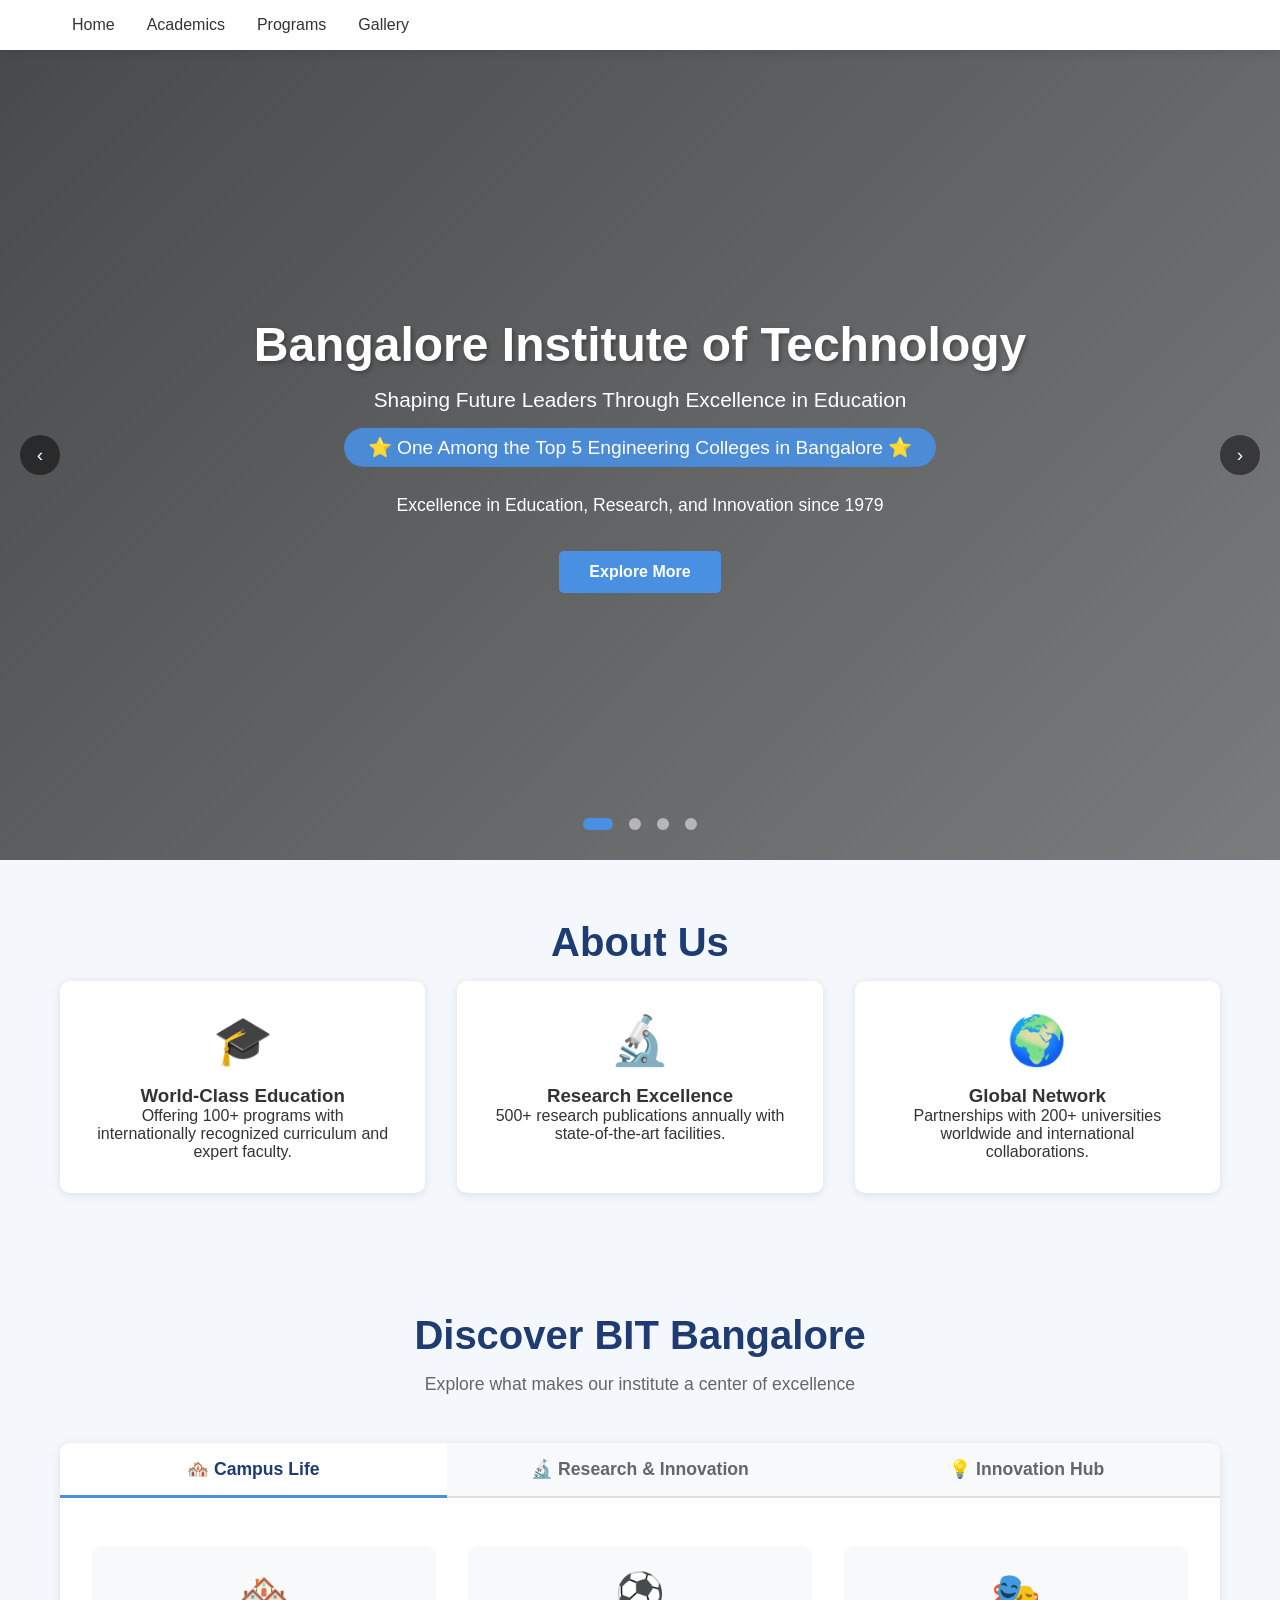
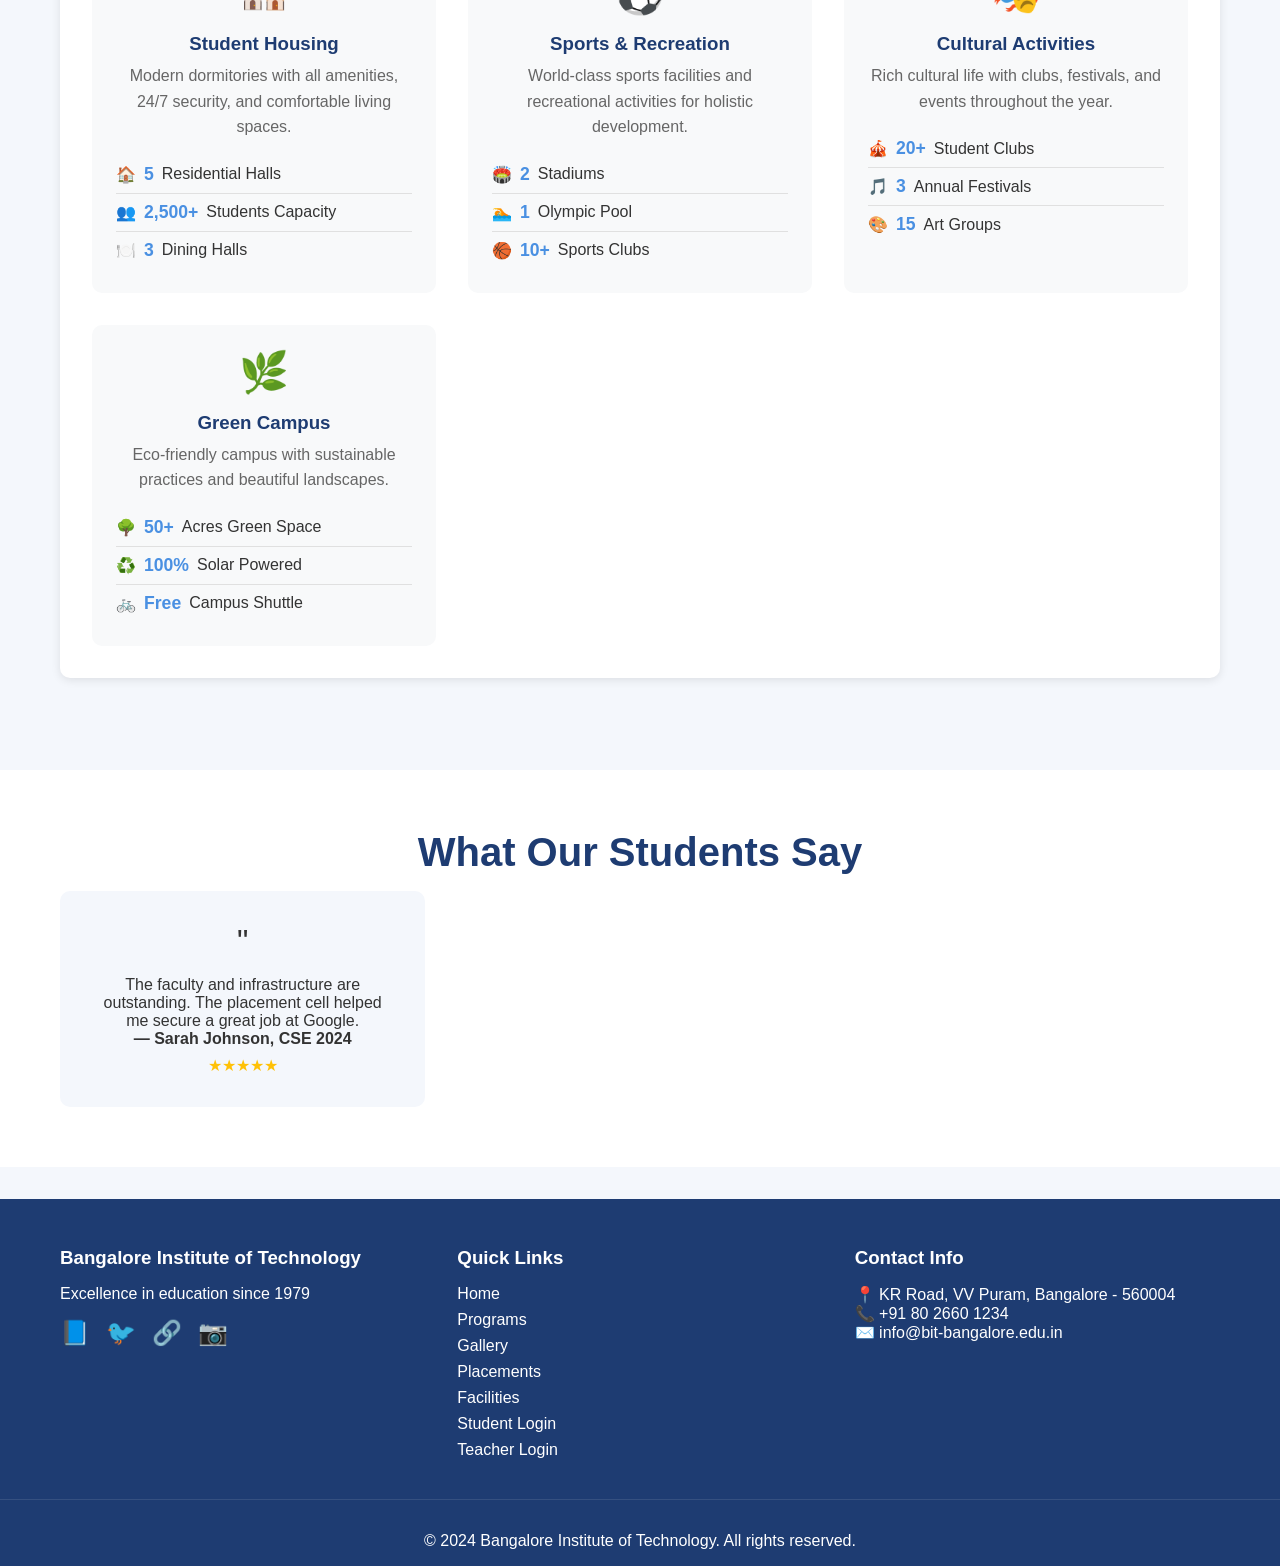
<file: index.html>
<!DOCTYPE html>
<html lang="en">
<head>
    <meta charset="UTF-8">
    <meta name="viewport" content="width=device-width, initial-scale=1.0">
    <title>Bangalore Institute of Technology - Excellence in Education</title>
    <style>
        * {
            margin: 0;
            padding: 0;
            box-sizing: border-box;
        }

        body {
            font-family: 'Segoe UI', Tahoma, Geneva, Verdana, sans-serif;
            background: #f4f7fc;
            color: #333;
        }

        /* Navigation */
        .navbar {
            background: white;
            box-shadow: 0 2px 10px rgba(0,0,0,0.1);
            position: sticky;
            top: 0;
            z-index: 1000;
        }

        .nav-container {
            max-width: 1200px;
            margin: 0 auto;
            padding: 1rem 2rem;
            display: flex;
            justify-content: space-between;
            align-items: center;
        }

        .logo {
            font-size: 1.5rem;
            font-weight: bold;
            color: #1e3c72;
            text-decoration: none;
        }

        .nav-menu {
            display: flex;
            list-style: none;
            gap: 2rem;
        }

        .nav-menu a {
            text-decoration: none;
            color: #333;
            font-weight: 500;
            transition: color 0.3s;
        }

        .nav-menu a:hover {
            color: #4a90e2;
        }

        .menu-toggle {
            display: none;
            font-size: 1.5rem;
            cursor: pointer;
        }

        /* Hero Slider Section */
        .hero-slider {
            position: relative;
            height: 90vh;
            min-height: 600px;
            overflow: hidden;
        }

        .slide {
            position: absolute;
            top: 0;
            left: 0;
            width: 100%;
            height: 100%;
            background-size: cover;
            background-position: center;
            background-repeat: no-repeat;
            opacity: 0;
            transition: opacity 1s ease-in-out;
        }

        .slide.active {
            opacity: 1;
        }

        /* Dark overlay for text readability */
        .slide::before {
            content: '';
            position: absolute;
            top: 0;
            left: 0;
            width: 100%;
            height: 100%;
            background: linear-gradient(135deg, rgba(0,0,0,0.7) 0%, rgba(0,0,0,0.5) 100%);
        }

        .hero-content {
            position: absolute;
            top: 50%;
            left: 50%;
            transform: translate(-50%, -50%);
            text-align: center;
            color: white;
            z-index: 2;
            width: 90%;
            max-width: 900px;
            animation: fadeInUp 0.8s ease;
        }

        @keyframes fadeInUp {
            from {
                opacity: 0;
                transform: translate(-50%, -40%);
            }
            to {
                opacity: 1;
                transform: translate(-50%, -50%);
            }
        }

        .hero-content h1 {
            font-size: 3rem;
            margin-bottom: 1rem;
            text-shadow: 2px 2px 4px rgba(0,0,0,0.3);
        }

        .hero-content .tagline {
            font-size: 1.3rem;
            margin-bottom: 1rem;
            font-weight: 500;
        }

        .hero-content .achievement {
            font-size: 1.2rem;
            margin-bottom: 1.5rem;
            background: rgba(74, 144, 226, 0.9);
            display: inline-block;
            padding: 0.5rem 1.5rem;
            border-radius: 50px;
            backdrop-filter: blur(5px);
        }

        .hero-content p {
            font-size: 1.1rem;
            margin-bottom: 2rem;
            line-height: 1.6;
        }

        .cta-button {
            display: inline-block;
            padding: 12px 30px;
            background: #4a90e2;
            color: white;
            text-decoration: none;
            border-radius: 5px;
            transition: all 0.3s;
            border: none;
            cursor: pointer;
            font-size: 1rem;
            font-weight: 600;
        }

        .cta-button:hover {
            transform: translateY(-3px);
            box-shadow: 0 5px 20px rgba(0,0,0,0.3);
            background: #357abd;
        }

        /* Slider Indicators */
        .slider-indicators {
            position: absolute;
            bottom: 30px;
            left: 50%;
            transform: translateX(-50%);
            display: flex;
            gap: 1rem;
            z-index: 3;
        }

        .indicator {
            width: 12px;
            height: 12px;
            border-radius: 50%;
            background: rgba(255,255,255,0.5);
            cursor: pointer;
            transition: all 0.3s;
        }

        .indicator.active {
            background: #4a90e2;
            width: 30px;
            border-radius: 10px;
        }

        /* Slider Navigation Arrows */
        .slider-arrow {
            position: absolute;
            top: 50%;
            transform: translateY(-50%);
            background: rgba(0,0,0,0.5);
            color: white;
            width: 40px;
            height: 40px;
            border-radius: 50%;
            display: flex;
            align-items: center;
            justify-content: center;
            cursor: pointer;
            z-index: 3;
            transition: all 0.3s;
            font-size: 1.2rem;
        }

        .slider-arrow:hover {
            background: #4a90e2;
            transform: translateY(-50%) scale(1.1);
        }

        .prev {
            left: 20px;
        }

        .next {
            right: 20px;
        }

        /* Container */
        .container {
            max-width: 1200px;
            margin: 0 auto;
            padding: 60px 20px;
        }

        .section-title {
            text-align: center;
            font-size: 2.5rem;
            margin-bottom: 1rem;
            color: #1e3c72;
        }

        .section-subtitle {
            text-align: center;
            color: #666;
            margin-bottom: 3rem;
            font-size: 1.1rem;
        }

        /* Tabs Styles */
        .tabs-container {
            background: white;
            border-radius: 10px;
            box-shadow: 0 2px 10px rgba(0,0,0,0.1);
            overflow: hidden;
            margin: 2rem 0;
        }

        .tabs-header {
            display: flex;
            background: #f8f9fa;
            border-bottom: 2px solid #e0e0e0;
        }

        .tab-btn {
            flex: 1;
            padding: 1rem 2rem;
            background: none;
            border: none;
            font-size: 1.1rem;
            font-weight: 600;
            cursor: pointer;
            transition: all 0.3s;
            color: #666;
            position: relative;
        }

        .tab-btn:hover {
            background: #e3f2fd;
            color: #1e3c72;
        }

        .tab-btn.active {
            color: #1e3c72;
            background: white;
        }

        .tab-btn.active::after {
            content: '';
            position: absolute;
            bottom: -2px;
            left: 0;
            right: 0;
            height: 3px;
            background: #4a90e2;
        }

        .tab-content {
            padding: 2rem;
            display: none;
            animation: fadeIn 0.5s ease;
        }

        .tab-content.active {
            display: block;
        }

        @keyframes fadeIn {
            from {
                opacity: 0;
                transform: translateY(10px);
            }
            to {
                opacity: 1;
                transform: translateY(0);
            }
        }

        /* Tab Content Cards */
        .tab-cards-grid {
            display: grid;
            grid-template-columns: repeat(auto-fit, minmax(300px, 1fr));
            gap: 2rem;
            margin-top: 1rem;
        }

        .tab-card {
            background: #f8f9fa;
            padding: 1.5rem;
            border-radius: 10px;
            transition: all 0.3s;
            text-align: center;
        }

        .tab-card:hover {
            transform: translateY(-5px);
            box-shadow: 0 5px 20px rgba(0,0,0,0.1);
        }

        .tab-card-icon {
            font-size: 2.5rem;
            margin-bottom: 1rem;
        }

        .tab-card h3 {
            color: #1e3c72;
            margin-bottom: 0.5rem;
        }

        .tab-card p {
            color: #666;
            line-height: 1.6;
        }

        .stat-list {
            list-style: none;
            margin-top: 1rem;
        }

        .stat-list li {
            padding: 0.5rem 0;
            border-bottom: 1px solid #e0e0e0;
            display: flex;
            align-items: center;
            gap: 0.5rem;
        }

        .stat-list li:last-child {
            border-bottom: none;
        }

        .stat-number {
            font-weight: bold;
            color: #4a90e2;
            font-size: 1.1rem;
        }

        /* Cards Grid for About and Highlights */
        .cards-grid {
            display: grid;
            grid-template-columns: repeat(auto-fit, minmax(300px, 1fr));
            gap: 2rem;
        }

        .card {
            background: white;
            padding: 2rem;
            border-radius: 10px;
            text-align: center;
            box-shadow: 0 2px 10px rgba(0,0,0,0.1);
            transition: all 0.3s;
        }

        .card:hover {
            transform: translateY(-5px);
            box-shadow: 0 5px 25px rgba(0,0,0,0.2);
        }

        .icon {
            font-size: 3rem;
            margin-bottom: 1rem;
        }

        /* Testimonials */
        .testimonials {
            background: white;
        }

        .testimonial-grid {
            display: grid;
            grid-template-columns: repeat(auto-fit, minmax(300px, 1fr));
            gap: 2rem;
        }

        .testimonial-card {
            background: #f4f7fc;
            padding: 2rem;
            border-radius: 10px;
            text-align: center;
        }

        .stars {
            color: #ffc107;
            margin-top: 0.5rem;
        }

        /* Footer */
        footer {
            background: #1e3c72;
            color: white;
            padding: 3rem 0 1rem;
            margin-top: 2rem;
        }

        .footer-content {
            max-width: 1200px;
            margin: 0 auto;
            display: grid;
            grid-template-columns: repeat(auto-fit, minmax(250px, 1fr));
            gap: 2rem;
            padding: 0 20px;
        }

        .footer-section h3 {
            margin-bottom: 1rem;
        }

        .footer-section ul {
            list-style: none;
        }

        .footer-section ul li {
            margin-bottom: 0.5rem;
        }

        .footer-section a {
            color: white;
            text-decoration: none;
        }

        .social-links {
            display: flex;
            gap: 1rem;
            margin-top: 1rem;
        }

        .social-links a {
            font-size: 1.5rem;
        }

        .copyright {
            text-align: center;
            margin-top: 2rem;
            padding-top: 2rem;
            border-top: 1px solid rgba(255,255,255,0.1);
        }

        /* Responsive */
        @media (max-width: 768px) {
            .menu-toggle {
                display: block;
            }
            
            .nav-menu {
                display: none;
                position: absolute;
                top: 100%;
                left: 0;
                right: 0;
                background: white;
                flex-direction: column;
                padding: 1rem;
                text-align: center;
                gap: 1rem;
                box-shadow: 0 2px 10px rgba(0,0,0,0.1);
            }
            
            .nav-menu.active {
                display: flex;
            }
            
            .hero-content h1 {
                font-size: 1.8rem;
            }
            
            .hero-content .tagline {
                font-size: 1rem;
            }
            
            .hero-content .achievement {
                font-size: 0.9rem;
            }
            
            .section-title {
                font-size: 1.8rem;
            }
            
            .tabs-header {
                flex-direction: column;
            }
            
            .tab-btn {
                padding: 0.8rem;
            }
            
            .tab-btn.active::after {
                display: none;
            }
            
            .slider-arrow {
                width: 30px;
                height: 30px;
                font-size: 0.9rem;
            }
        }
    </style>
</head>
<body>
    <!-- Navigation Bar -->
    <nav class="navbar">
        <div class="nav-container">
            
            <div class="menu-toggle" onclick="toggleMenu()">☰</div>
            <ul class="nav-menu" id="navMenu">
                <li><a href="index.html">Home</a></li>
                <li><a href="academics.html">Academics</a></li>
                <li><a href="programs.html">Programs</a></li> 
                <li><a href="gallery.html">Gallery</a></li>
            </ul>
        </div>
    </nav>

    <!-- Hero Slider Section -->
    <div class="hero-slider" id="heroSlider">
        <!-- Slides will be added dynamically -->
        <div class="hero-content">
            <h1>Bangalore Institute of Technology</h1>
            <div class="tagline">Shaping Future Leaders Through Excellence in Education</div>
            <div class="achievement">⭐ One Among the Top 5 Engineering Colleges in Bangalore ⭐</div>
            <p>Excellence in Education, Research, and Innovation since 1979</p>
            <button class="cta-button" onclick="alert('Welcome to Bangalore Institute of Technology! 🎓')">Explore More</button>
        </div>
        
        <!-- Slider Navigation Arrows -->
        <div class="slider-arrow prev" onclick="changeSlide(-1)">‹</div>
        <div class="slider-arrow next" onclick="changeSlide(1)">›</div>
        
        <!-- Slider Indicators -->
        <div class="slider-indicators" id="sliderIndicators"></div>
    </div>

    <!-- About Section -->
    <div class="container">
        <h2 class="section-title">About Us</h2>
        <div class="cards-grid">
            <div class="card">
                <div class="icon">🎓</div>
                <h3>World-Class Education</h3>
                <p>Offering 100+ programs with internationally recognized curriculum and expert faculty.</p>
            </div>
            <div class="card">
                <div class="icon">🔬</div>
                <h3>Research Excellence</h3>
                <p>500+ research publications annually with state-of-the-art facilities.</p>
            </div>
            <div class="card">
                <div class="icon">🌍</div>
                <h3>Global Network</h3>
                <p>Partnerships with 200+ universities worldwide and international collaborations.</p>
            </div>
        </div>
    </div>

    <!-- Tabs Section: Campus Life, Research, Innovation -->
    <div class="container">
        <h2 class="section-title">Discover BIT Bangalore</h2>
        <p class="section-subtitle">Explore what makes our institute a center of excellence</p>
        
        <div class="tabs-container">
            <div class="tabs-header">
                <button class="tab-btn active" onclick="switchTab('campus')">
                    🏘️ Campus Life
                </button>
                <button class="tab-btn" onclick="switchTab('research')">
                    🔬 Research & Innovation
                </button>
                <button class="tab-btn" onclick="switchTab('innovation')">
                    💡 Innovation Hub
                </button>
            </div>
            
            <!-- Campus Life Tab -->
            <div id="campus" class="tab-content active">
                <div class="tab-cards-grid">
                    <div class="tab-card">
                        <div class="tab-card-icon">🏘️</div>
                        <h3>Student Housing</h3>
                        <p>Modern dormitories with all amenities, 24/7 security, and comfortable living spaces.</p>
                        <ul class="stat-list">
                            <li>🏠 <span class="stat-number">5</span> Residential Halls</li>
                            <li>👥 <span class="stat-number">2,500+</span> Students Capacity</li>
                            <li>🍽️ <span class="stat-number">3</span> Dining Halls</li>
                        </ul>
                    </div>
                    <div class="tab-card">
                        <div class="tab-card-icon">⚽</div>
                        <h3>Sports & Recreation</h3>
                        <p>World-class sports facilities and recreational activities for holistic development.</p>
                        <ul class="stat-list">
                            <li>🏟️ <span class="stat-number">2</span> Stadiums</li>
                            <li>🏊 <span class="stat-number">1</span> Olympic Pool</li>
                            <li>🏀 <span class="stat-number">10+</span> Sports Clubs</li>
                        </ul>
                    </div>
                    <div class="tab-card">
                        <div class="tab-card-icon">🎭</div>
                        <h3>Cultural Activities</h3>
                        <p>Rich cultural life with clubs, festivals, and events throughout the year.</p>
                        <ul class="stat-list">
                            <li>🎪 <span class="stat-number">20+</span> Student Clubs</li>
                            <li>🎵 <span class="stat-number">3</span> Annual Festivals</li>
                            <li>🎨 <span class="stat-number">15</span> Art Groups</li>
                        </ul>
                    </div>
                    <div class="tab-card">
                        <div class="tab-card-icon">🌿</div>
                        <h3>Green Campus</h3>
                        <p>Eco-friendly campus with sustainable practices and beautiful landscapes.</p>
                        <ul class="stat-list">
                            <li>🌳 <span class="stat-number">50+</span> Acres Green Space</li>
                            <li>♻️ <span class="stat-number">100%</span> Solar Powered</li>
                            <li>🚲 <span class="stat-number">Free</span> Campus Shuttle</li>
                        </ul>
                    </div>
                </div>
            </div>
            
            <!-- Research Tab -->
            <div id="research" class="tab-content">
                <div class="tab-cards-grid">
                    <div class="tab-card">
                        <div class="tab-card-icon">🔬</div>
                        <h3>Research Centers</h3>
                        <p>Cutting-edge research facilities and specialized centers for advanced studies.</p>
                        <ul class="stat-list">
                            <li>🏛️ <span class="stat-number">15</span> Research Centers</li>
                            <li>🧪 <span class="stat-number">50+</span> Advanced Labs</li>
                            <li>📊 <span class="stat-number">$50M</span> Research Funding</li>
                        </ul>
                    </div>
                    <div class="tab-card">
                        <div class="tab-card-icon">📚</div>
                        <h3>Publications</h3>
                        <p>High-impact research publications and academic contributions globally.</p>
                        <ul class="stat-list">
                            <li>📝 <span class="stat-number">500+</span> Annual Publications</li>
                            <li>🏆 <span class="stat-number">200+</span> Citations</li>
                            <li>📖 <span class="stat-number">50+</span> Books Published</li>
                        </ul>
                    </div>
                    <div class="tab-card">
                        <div class="tab-card-icon">🤝</div>
                        <h3>Collaborations</h3>
                        <p>Global partnerships with leading universities and research institutions.</p>
                        <ul class="stat-list">
                            <li>🌍 <span class="stat-number">100+</span> Global Partners</li>
                            <li>👥 <span class="stat-number">50+</span> Exchange Programs</li>
                            <li>🎓 <span class="stat-number">30+</span> Joint Degrees</li>
                        </ul>
                    </div>
                    <div class="tab-card">
                        <div class="tab-card-icon">💡</div>
                        <h3>Research Grants</h3>
                        <p>Major funding from government and industry for breakthrough research.</p>
                        <ul class="stat-list">
                            <li>🏦 <span class="stat-number">$100M+</span> Grants Secured</li>
                            <li>🔬 <span class="stat-number">200+</span> Active Projects</li>
                            <li>👨‍🔬 <span class="stat-number">300+</span> Researchers</li>
                        </ul>
                    </div>
                </div>
            </div>
            
            <!-- Innovation Tab -->
            <div id="innovation" class="tab-content">
                <div class="tab-cards-grid">
                    <div class="tab-card">
                        <div class="tab-card-icon">💻</div>
                        <h3>Innovation Lab</h3>
                        <p>State-of-the-art facility for prototyping and developing new ideas.</p>
                        <ul class="stat-list">
                            <li>🖥️ <span class="stat-number">200+</span> Workstations</li>
                            <li>🖨️ <span class="stat-number">20+</span> 3D Printers</li>
                            <li>🤖 <span class="stat-number">50+</span> Robotics Kits</li>
                        </ul>
                    </div>
                    <div class="tab-card">
                        <div class="tab-card-icon">🚀</div>
                        <h3>Startup Incubator</h3>
                        <p>Support for student entrepreneurs to launch their own ventures.</p>
                        <ul class="stat-list">
                            <li>💼 <span class="stat-number">50+</span> Startups Launched</li>
                            <li>💰 <span class="stat-number">$10M+</span> Funding Raised</li>
                            <li>👥 <span class="stat-number">200+</span> Student Founders</li>
                        </ul>
                    </div>
                    <div class="tab-card">
                        <div class="tab-card-icon">🏆</div>
                        <h3>Patent & IP</h3>
                        <p>Intellectual property creation and technology transfer office.</p>
                        <ul class="stat-list">
                            <li>📜 <span class="stat-number">100+</span> Patents Filed</li>
                            <li>✨ <span class="stat-number">50+</span> Patents Granted</li>
                            <li>💡 <span class="stat-number">30+</span> Technologies Licensed</li>
                        </ul>
                    </div>
                    <div class="tab-card">
                        <div class="tab-card-icon">🎯</div>
                        <h3>Industry Partnerships</h3>
                        <p>Collaborations with leading companies for real-world innovation.</p>
                        <ul class="stat-list">
                            <li>🏢 <span class="stat-number">100+</span> Corporate Partners</li>
                            <li>📊 <span class="stat-number">50+</span> Live Projects</li>
                            <li>💼 <span class="stat-number">1000+</span> Internships</li>
                        </ul>
                    </div>
                </div>
            </div>
        </div>
    </div>

    <!-- Testimonials Section -->
    <div class="testimonials">
        <div class="container">
            <h2 class="section-title">What Our Students Say</h2>
            <div class="testimonial-grid">
                <div class="testimonial-card">
                    <div class="icon" style="font-size: 2rem;">"</div>
                    <p>The faculty and infrastructure are outstanding. The placement cell helped me secure a great job at Google.</p>
                    <h4>— Sarah Johnson, CSE 2024</h4>
                    <div class="stars">★★★★★</div>
                </div>
                <div class="testimonial-card">
                    <div class="icon" style="font-size: 2rem;">"</div>
                    <p>Amazing campus life and research opportunities. I've published 3 papers during my time here.</p>
                    <h4>— Dr. Amit Patel, PhD Scholar</h4>
                    <div class="stars">★★★★★</div>
                </div>
                <div class="testimonial-card">
                    <div class="icon" style="font-size: 2rem;">"</div>
                    <p>The global exposure and industry connections are unmatched. Truly a world-class institution.</p>
                    <h4>— Maria Garcia, MBA 2023</h4>
                    <div class="stars">★★★★★</div>
                </div>
            </div>
        </div>
    </div>

    <!-- Footer -->
    <footer>
        <div class="footer-content">
            <div class="footer-section">
                <h3>Bangalore Institute of Technology</h3>
                <p>Excellence in education since 1979</p>
                <div class="social-links">
                    <a href="#">📘</a>
                    <a href="#">🐦</a>
                    <a href="#">🔗</a>
                    <a href="#">📷</a>
                </div>
            </div>
            <div class="footer-section">
                <h3>Quick Links</h3>
                <ul>
                    <li><a href="index.html">Home</a></li>
                    <li><a href="programs.html">Programs</a></li>
                    <li><a href="gallery.html">Gallery</a></li>
                    <li><a href="placements.html">Placements</a></li>
                    <li><a href="facilities.html">Facilities</a></li>
                    <li><a href="login-student.html">Student Login</a></li>
                    <li><a href="login-teacher.html">Teacher Login</a></li>
                </ul>
            </div>
            <div class="footer-section">
                <h3>Contact Info</h3>
                <p>📍 KR Road, VV Puram, Bangalore - 560004</p>
                <p>📞 +91 80 2660 1234</p>
                <p>✉️ info@bit-bangalore.edu.in</p>
            </div>
        </div>
        <div class="copyright">
            <p>&copy; 2024 Bangalore Institute of Technology. All rights reserved.</p>
        </div>
    </footer>

    <script>
        // Image slides data
        const slides = [
            {
                url: "https://www.iesonline.co.in/colleges-image/bangalore-institute-of-technology.jpg",
                alt: "Bangalore Institute of Technology Main Campus"
            },
            {
                url: "https://bit-bangalore.edu.in/assets/images/departments/eie/about-1.jpg",
                alt: "BIT Bangalore Academic Block"
            },
            {
                url: "https://i.pinimg.com/736x/86/c1/bc/86c1bc1a0dc5699a2bf431d756345792.jpg",
                alt: "BIT Campus View"
            },
            {
                url: "https://i.pinimg.com/736x/54/db/1c/54db1c475bf9a18173816b50290b8808.jpg",
                alt: "BIT Library"
            },
            
        ];

        let currentSlide = 0;
        let slideInterval;

        // Create slides dynamically
        function createSlides() {
            const heroSlider = document.getElementById('heroSlider');
            const indicatorsContainer = document.getElementById('sliderIndicators');
            
            slides.forEach((slide, index) => {
                // Create slide div
                const slideDiv = document.createElement('div');
                slideDiv.className = `slide ${index === 0 ? 'active' : ''}`;
                slideDiv.style.backgroundImage = `url('${slide.url}')`;
                slideDiv.style.backgroundSize = 'cover';
                slideDiv.style.backgroundPosition = 'center';
                heroSlider.appendChild(slideDiv);
                
                // Create indicator
                const indicator = document.createElement('div');
                indicator.className = `indicator ${index === 0 ? 'active' : ''}`;
                indicator.onclick = () => goToSlide(index);
                indicatorsContainer.appendChild(indicator);
            });
        }

        // Change slide function
        function changeSlide(direction) {
            const slidesElements = document.querySelectorAll('.slide');
            const indicators = document.querySelectorAll('.indicator');
            
            slidesElements[currentSlide].classList.remove('active');
            indicators[currentSlide].classList.remove('active');
            
            currentSlide = (currentSlide + direction + slides.length) % slides.length;
            
            slidesElements[currentSlide].classList.add('active');
            indicators[currentSlide].classList.add('active');
            
            resetInterval();
        }

        // Go to specific slide
        function goToSlide(index) {
            const slidesElements = document.querySelectorAll('.slide');
            const indicators = document.querySelectorAll('.indicator');
            
            slidesElements[currentSlide].classList.remove('active');
            indicators[currentSlide].classList.remove('active');
            
            currentSlide = index;
            
            slidesElements[currentSlide].classList.add('active');
            indicators[currentSlide].classList.add('active');
            
            resetInterval();
        }

        // Auto slide every 2 seconds
        function startAutoSlide() {
            slideInterval = setInterval(() => {
                changeSlide(1);
            }, 5000);
        }

        function resetInterval() {
            clearInterval(slideInterval);
            startAutoSlide();
        }

        // Tab switching function
        function switchTab(tabId) {
            const tabContents = document.querySelectorAll('.tab-content');
            tabContents.forEach(content => {
                content.classList.remove('active');
            });
            
            const tabBtns = document.querySelectorAll('.tab-btn');
            tabBtns.forEach(btn => {
                btn.classList.remove('active');
            });
            
            const selectedTab = document.getElementById(tabId);
            if (selectedTab) {
                selectedTab.classList.add('active');
            }
            
            const activeBtn = Array.from(tabBtns).find(btn => 
                btn.textContent.toLowerCase().includes(tabId.toLowerCase())
            );
            if (activeBtn) {
                activeBtn.classList.add('active');
            }
        }
        
        // Mobile menu toggle
        function toggleMenu() {
            const menu = document.getElementById('navMenu');
            menu.classList.toggle('active');
        }
        
        // Close menu when clicking outside
        document.addEventListener('click', function(event) {
            const menu = document.getElementById('navMenu');
            const toggle = document.querySelector('.menu-toggle');
            if (menu && toggle && !menu.contains(event.target) && !toggle.contains(event.target)) {
                menu.classList.remove('active');
            }
        });
        
        // Smooth scroll animation for cards
        window.addEventListener('load', () => {
            createSlides();
            startAutoSlide();
            
            const cards = document.querySelectorAll('.card, .testimonial-card, .tab-card');
            cards.forEach((card, index) => {
                card.style.opacity = '0';
                card.style.transform = 'translateY(20px)';
                card.style.transition = 'all 0.6s ease';
                setTimeout(() => {
                    card.style.opacity = '1';
                    card.style.transform = 'translateY(0)';
                }, index * 100);
            });
        });
    </script>
</body>
</html>
</file>
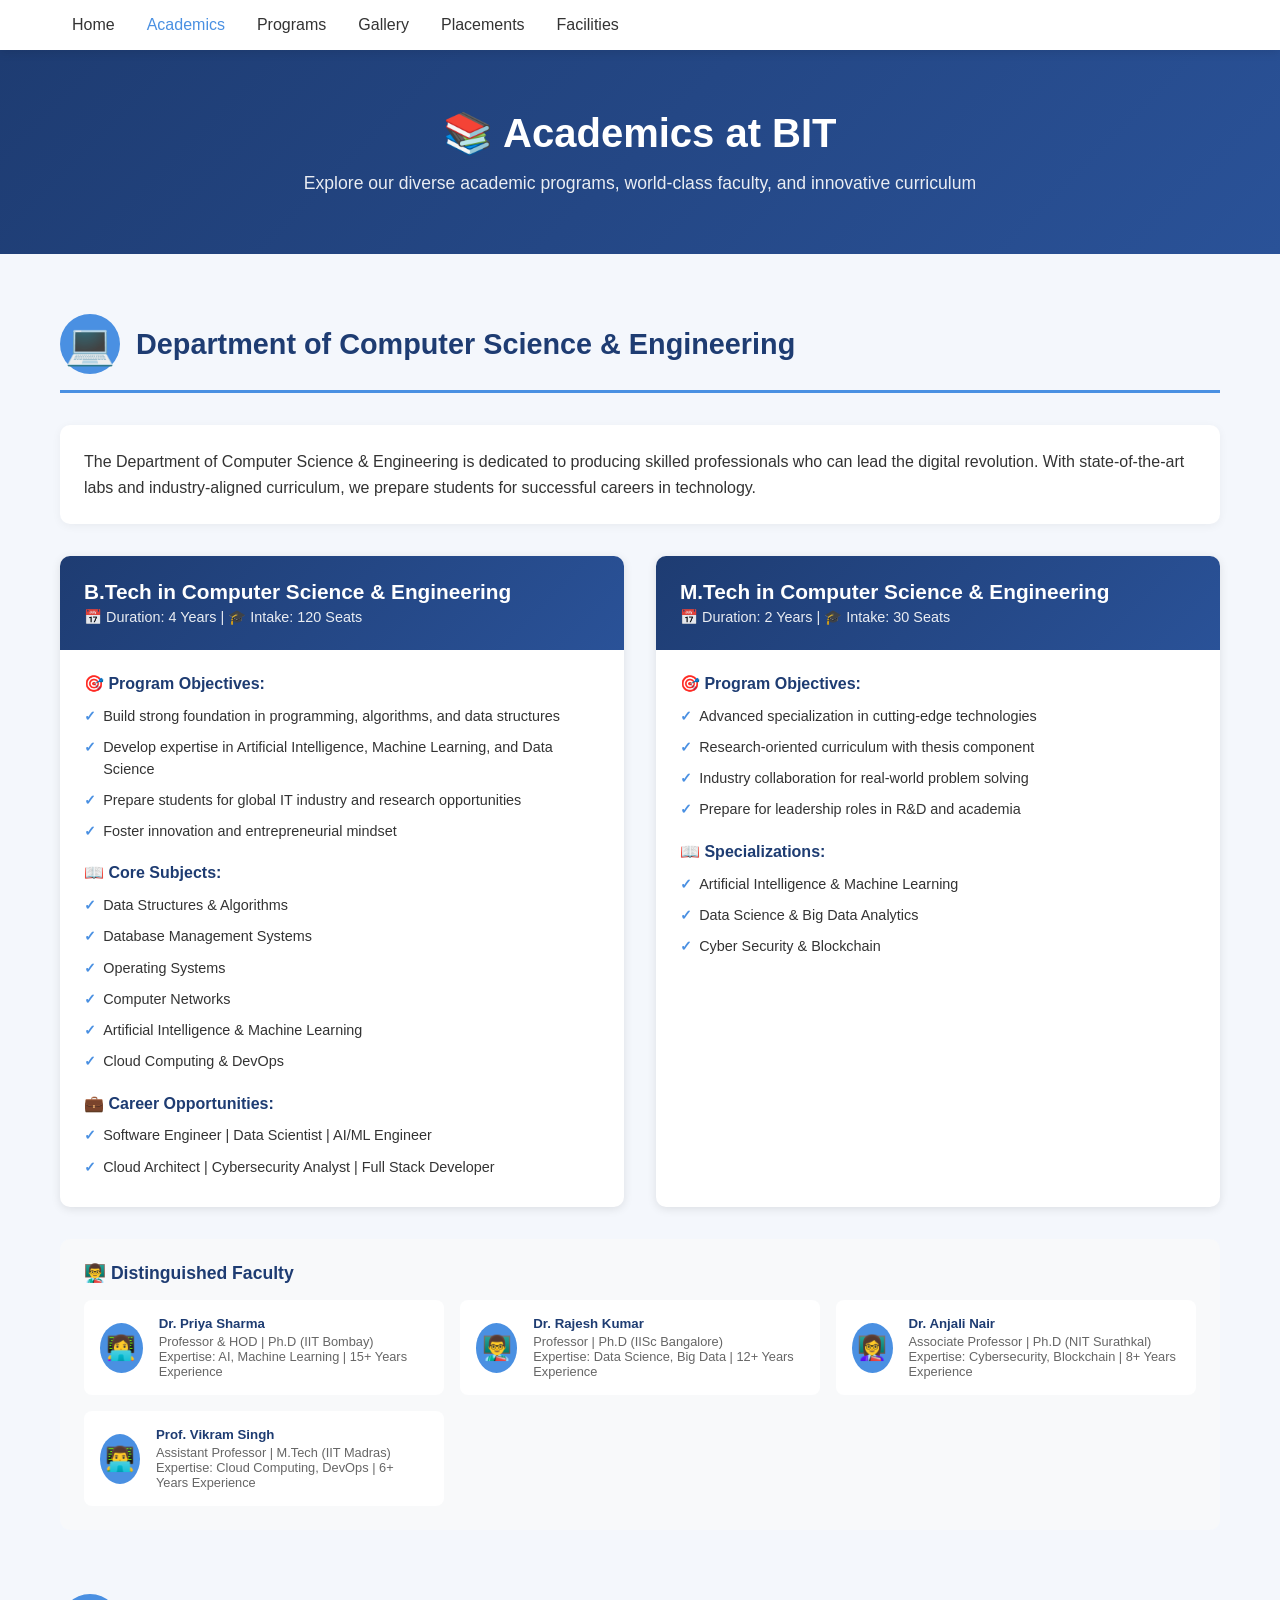
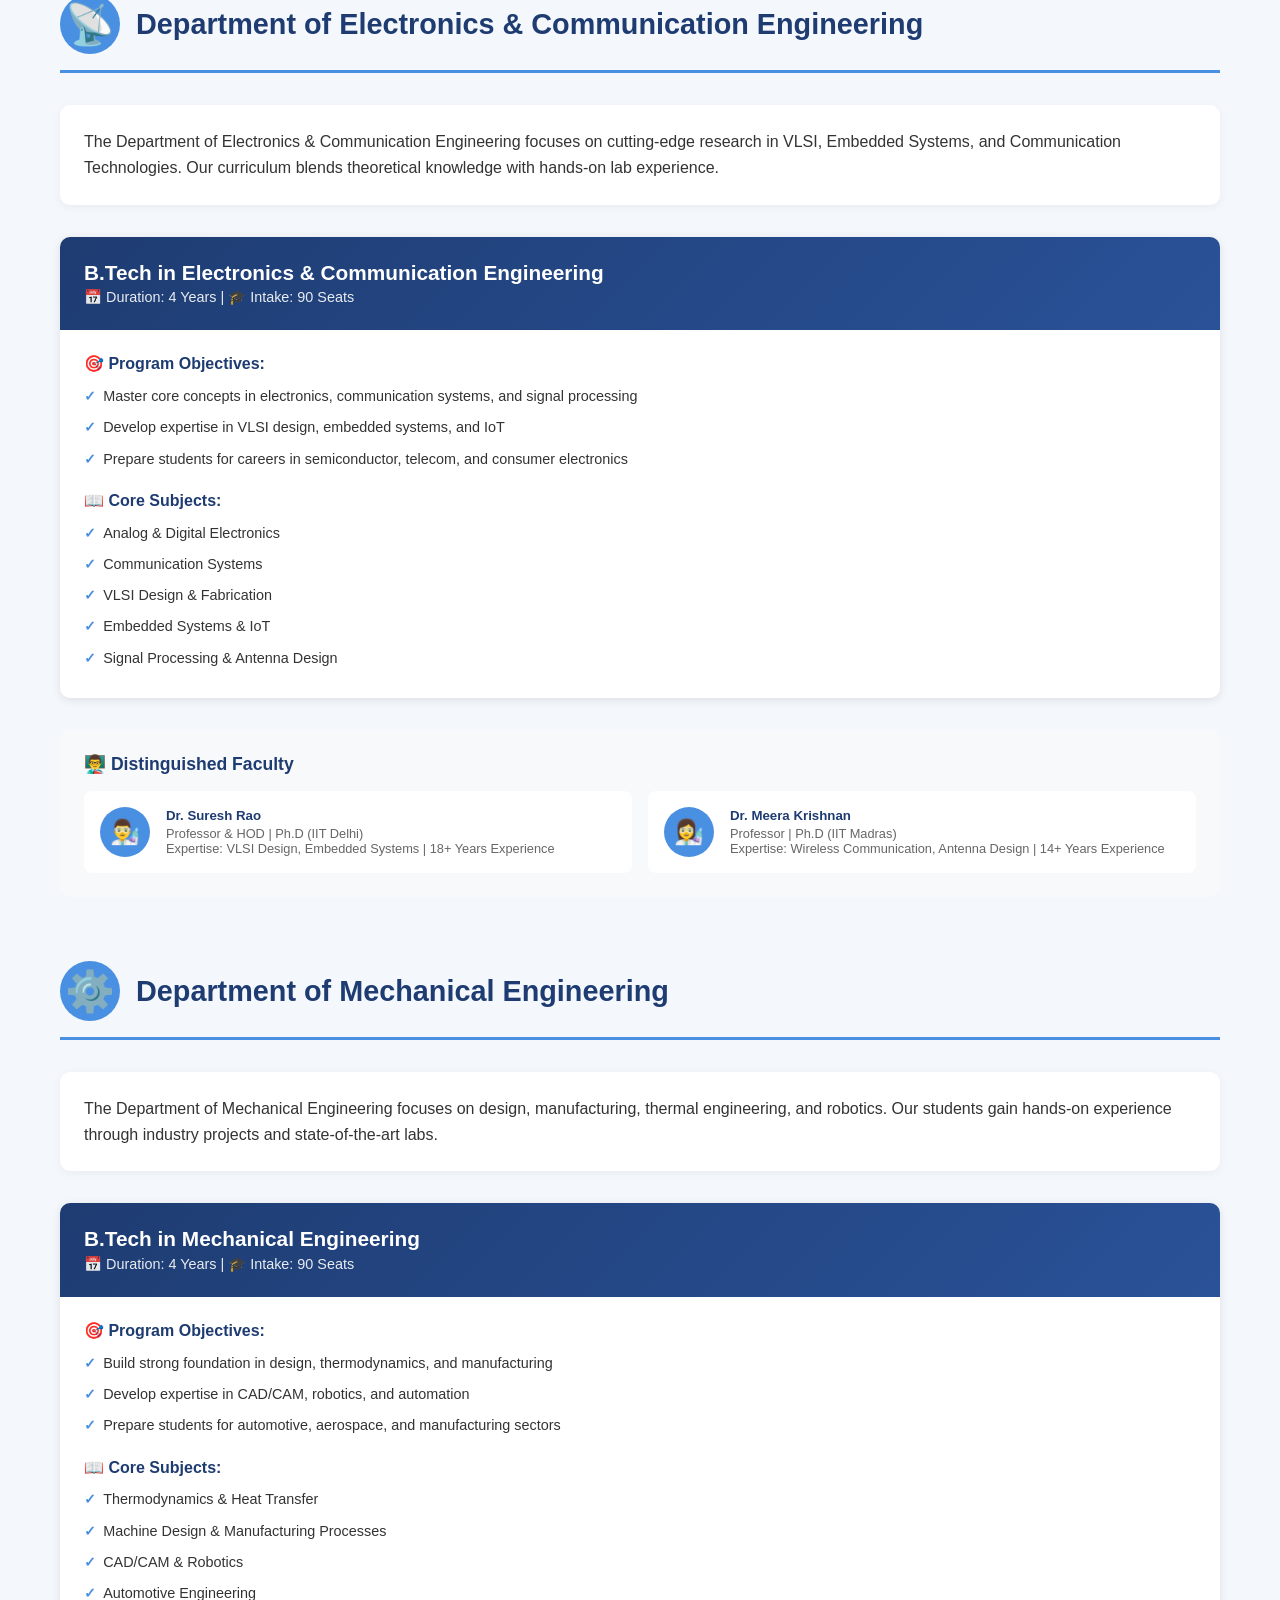
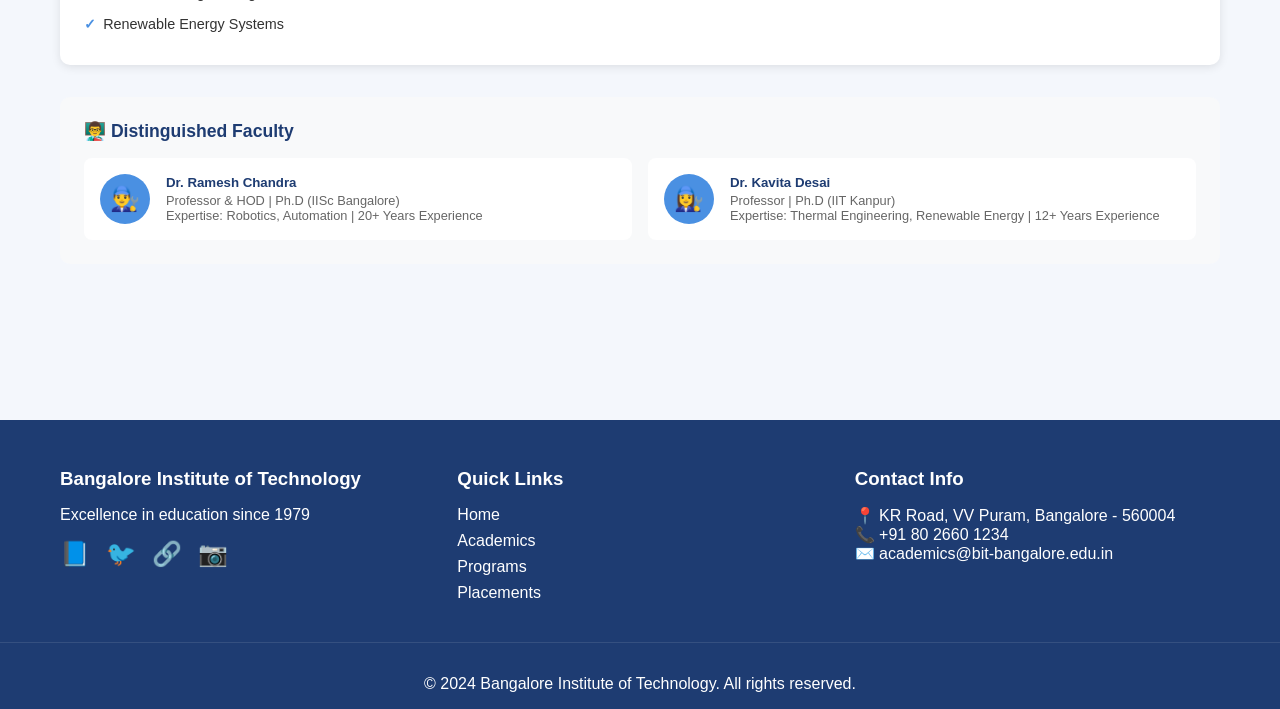
<file: academics.html>
<!DOCTYPE html>
<html lang="en">
<head>
    <meta charset="UTF-8">
    <meta name="viewport" content="width=device-width, initial-scale=1.0">
    <title>Academics - Bangalore Institute of Technology</title>
    <link rel="stylesheet" href="https://cdnjs.cloudflare.com/ajax/libs/font-awesome/6.0.0/css/all.min.css">
    <style>
        * {
            margin: 0;
            padding: 0;
            box-sizing: border-box;
        }

        body {
            font-family: 'Segoe UI', Tahoma, Geneva, Verdana, sans-serif;
            background: #f4f7fc;
            color: #333;
        }

        /* Navigation */
        .navbar {
            background: white;
            box-shadow: 0 2px 10px rgba(0,0,0,0.1);
            position: sticky;
            top: 0;
            z-index: 1000;
        }

        .nav-container {
            max-width: 1200px;
            margin: 0 auto;
            padding: 1rem 2rem;
            display: flex;
            justify-content: space-between;
            align-items: center;
        }

        .logo {
            font-size: 1.5rem;
            font-weight: bold;
            color: #1e3c72;
            text-decoration: none;
        }

        .nav-menu {
            display: flex;
            list-style: none;
            gap: 2rem;
        }

        .nav-menu a {
            text-decoration: none;
            color: #333;
            font-weight: 500;
            transition: color 0.3s;
        }

        .nav-menu a:hover, .nav-menu a.active {
            color: #4a90e2;
        }

        .menu-toggle {
            display: none;
            font-size: 1.5rem;
            cursor: pointer;
        }

        /* Page Header */
        .page-header {
            background: linear-gradient(135deg, #1e3c72, #2a5298);
            color: white;
            text-align: center;
            padding: 60px 20px;
        }

        .page-header h1 {
            font-size: 2.5rem;
            margin-bottom: 1rem;
        }

        .page-header p {
            font-size: 1.1rem;
            opacity: 0.9;
        }

        /* Container */
        .container {
            max-width: 1200px;
            margin: 0 auto;
            padding: 60px 20px;
        }

        /* Department Section */
        .department-section {
            margin-bottom: 4rem;
        }

        .dept-header {
            display: flex;
            align-items: center;
            gap: 1rem;
            margin-bottom: 2rem;
            padding-bottom: 1rem;
            border-bottom: 3px solid #4a90e2;
        }

        .dept-icon {
            font-size: 2.5rem;
            background: #4a90e2;
            width: 60px;
            height: 60px;
            border-radius: 50%;
            display: flex;
            align-items: center;
            justify-content: center;
            color: white;
        }

        .dept-header h2 {
            font-size: 1.8rem;
            color: #1e3c72;
        }

        .dept-desc {
            background: white;
            padding: 1.5rem;
            border-radius: 10px;
            margin-bottom: 2rem;
            box-shadow: 0 2px 10px rgba(0,0,0,0.05);
            line-height: 1.6;
        }

        /* Programs Grid */
        .programs-grid {
            display: grid;
            grid-template-columns: repeat(auto-fit, minmax(350px, 1fr));
            gap: 2rem;
            margin-bottom: 2rem;
        }

        .program-card {
            background: white;
            border-radius: 10px;
            overflow: hidden;
            box-shadow: 0 2px 10px rgba(0,0,0,0.1);
            transition: all 0.3s;
        }

        .program-card:hover {
            transform: translateY(-5px);
            box-shadow: 0 5px 25px rgba(0,0,0,0.15);
        }

        .program-header {
            background: linear-gradient(135deg, #1e3c72, #2a5298);
            color: white;
            padding: 1.5rem;
        }

        .program-header h3 {
            font-size: 1.3rem;
            margin-bottom: 0.3rem;
        }

        .program-duration {
            font-size: 0.9rem;
            opacity: 0.9;
        }

        .program-body {
            padding: 1.5rem;
        }

        .program-body h4 {
            color: #1e3c72;
            margin: 1rem 0 0.5rem;
            font-size: 1rem;
        }

        .program-body h4:first-child {
            margin-top: 0;
        }

        .program-body ul {
            list-style: none;
            padding-left: 0;
        }

        .program-body li {
            padding: 0.3rem 0;
            padding-left: 1.2rem;
            position: relative;
            font-size: 0.9rem;
            line-height: 1.5;
        }

        .program-body li::before {
            content: "✓";
            color: #4a90e2;
            position: absolute;
            left: 0;
            font-weight: bold;
        }

        /* Faculty Section */
        .faculty-section {
            margin-top: 2rem;
            background: #f8f9fa;
            padding: 1.5rem;
            border-radius: 10px;
        }

        .faculty-section h4 {
            color: #1e3c72;
            margin-bottom: 1rem;
            font-size: 1.1rem;
        }

        .faculty-grid {
            display: grid;
            grid-template-columns: repeat(auto-fit, minmax(280px, 1fr));
            gap: 1rem;
        }

        .faculty-card {
            background: white;
            padding: 1rem;
            border-radius: 8px;
            display: flex;
            gap: 1rem;
            align-items: center;
            transition: all 0.3s;
        }

        .faculty-card:hover {
            transform: translateX(5px);
            box-shadow: 0 2px 8px rgba(0,0,0,0.1);
        }

        .faculty-avatar {
            width: 50px;
            height: 50px;
            background: #4a90e2;
            border-radius: 50%;
            display: flex;
            align-items: center;
            justify-content: center;
            color: white;
            font-size: 1.5rem;
        }

        .faculty-info h5 {
            color: #1e3c72;
            margin-bottom: 0.2rem;
        }

        .faculty-info p {
            font-size: 0.8rem;
            color: #666;
        }

        /* Footer */
        footer {
            background: #1e3c72;
            color: white;
            padding: 3rem 0 1rem;
            margin-top: 2rem;
        }

        .footer-content {
            max-width: 1200px;
            margin: 0 auto;
            display: grid;
            grid-template-columns: repeat(auto-fit, minmax(250px, 1fr));
            gap: 2rem;
            padding: 0 20px;
        }

        .footer-section h3 {
            margin-bottom: 1rem;
        }

        .footer-section ul {
            list-style: none;
        }

        .footer-section ul li {
            margin-bottom: 0.5rem;
        }

        .footer-section a {
            color: white;
            text-decoration: none;
        }

        .social-links {
            display: flex;
            gap: 1rem;
            margin-top: 1rem;
        }

        .social-links a {
            font-size: 1.5rem;
        }

        .copyright {
            text-align: center;
            margin-top: 2rem;
            padding-top: 2rem;
            border-top: 1px solid rgba(255,255,255,0.1);
        }

        /* Responsive */
        @media (max-width: 768px) {
            .menu-toggle {
                display: block;
            }
            
            .nav-menu {
                display: none;
                position: absolute;
                top: 100%;
                left: 0;
                right: 0;
                background: white;
                flex-direction: column;
                padding: 1rem;
                text-align: center;
                gap: 1rem;
                box-shadow: 0 2px 10px rgba(0,0,0,0.1);
            }
            
            .nav-menu.active {
                display: flex;
            }
            
            .page-header h1 {
                font-size: 1.8rem;
            }
            
            .programs-grid {
                grid-template-columns: 1fr;
            }
            
            .faculty-grid {
                grid-template-columns: 1fr;
            }
        }
    </style>
</head>
<body>
    <!-- Navigation -->
    <nav class="navbar">
        <div class="nav-container">
           
            <div class="menu-toggle" onclick="toggleMenu()">☰</div>
            <ul class="nav-menu" id="navMenu">
                <li><a href="index.html">Home</a></li>
                <li><a href="academics.html" class="active">Academics</a></li>
                <li><a href="programs.html">Programs</a></li>
                <li><a href="gallery.html">Gallery</a></li>
                <li><a href="placements.html">Placements</a></li>
                <li><a href="facilities.html">Facilities</a></li>
            </ul>
        </div>
    </nav>

    <!-- Page Header -->
    <div class="page-header">
        <h1>📚 Academics at BIT</h1>
        <p>Explore our diverse academic programs, world-class faculty, and innovative curriculum</p>
    </div>

    <div class="container">
        <!-- Computer Science Department -->
        <div class="department-section">
            <div class="dept-header">
                <div class="dept-icon">💻</div>
                <h2>Department of Computer Science & Engineering</h2>
            </div>
            <div class="dept-desc">
                The Department of Computer Science & Engineering is dedicated to producing skilled professionals who can lead the digital revolution. With state-of-the-art labs and industry-aligned curriculum, we prepare students for successful careers in technology.
            </div>
            
            <div class="programs-grid">
                <!-- B.Tech CSE Program -->
                <div class="program-card">
                    <div class="program-header">
                        <h3>B.Tech in Computer Science & Engineering</h3>
                        <div class="program-duration">📅 Duration: 4 Years | 🎓 Intake: 120 Seats</div>
                    </div>
                    <div class="program-body">
                        <h4>🎯 Program Objectives:</h4>
                        <ul>
                            <li>Build strong foundation in programming, algorithms, and data structures</li>
                            <li>Develop expertise in Artificial Intelligence, Machine Learning, and Data Science</li>
                            <li>Prepare students for global IT industry and research opportunities</li>
                            <li>Foster innovation and entrepreneurial mindset</li>
                        </ul>
                        <h4>📖 Core Subjects:</h4>
                        <ul>
                            <li>Data Structures & Algorithms</li>
                            <li>Database Management Systems</li>
                            <li>Operating Systems</li>
                            <li>Computer Networks</li>
                            <li>Artificial Intelligence & Machine Learning</li>
                            <li>Cloud Computing & DevOps</li>
                        </ul>
                        <h4>💼 Career Opportunities:</h4>
                        <ul>
                            <li>Software Engineer | Data Scientist | AI/ML Engineer</li>
                            <li>Cloud Architect | Cybersecurity Analyst | Full Stack Developer</li>
                        </ul>
                    </div>
                </div>

                <!-- M.Tech CSE Program -->
                <div class="program-card">
                    <div class="program-header">
                        <h3>M.Tech in Computer Science & Engineering</h3>
                        <div class="program-duration">📅 Duration: 2 Years | 🎓 Intake: 30 Seats</div>
                    </div>
                    <div class="program-body">
                        <h4>🎯 Program Objectives:</h4>
                        <ul>
                            <li>Advanced specialization in cutting-edge technologies</li>
                            <li>Research-oriented curriculum with thesis component</li>
                            <li>Industry collaboration for real-world problem solving</li>
                            <li>Prepare for leadership roles in R&D and academia</li>
                        </ul>
                        <h4>📖 Specializations:</h4>
                        <ul>
                            <li>Artificial Intelligence & Machine Learning</li>
                            <li>Data Science & Big Data Analytics</li>
                            <li>Cyber Security & Blockchain</li>
                        </ul>
                    </div>
                </div>
            </div>

            <!-- Faculty Section for CSE -->
            <div class="faculty-section">
                <h4>👨‍🏫 Distinguished Faculty</h4>
                <div class="faculty-grid">
                    <div class="faculty-card">
                        <div class="faculty-avatar">👩‍💻</div>
                        <div class="faculty-info">
                            <h5>Dr. Priya Sharma</h5>
                            <p>Professor & HOD | Ph.D (IIT Bombay)</p>
                            <p>Expertise: AI, Machine Learning | 15+ Years Experience</p>
                        </div>
                    </div>
                    <div class="faculty-card">
                        <div class="faculty-avatar">👨‍🏫</div>
                        <div class="faculty-info">
                            <h5>Dr. Rajesh Kumar</h5>
                            <p>Professor | Ph.D (IISc Bangalore)</p>
                            <p>Expertise: Data Science, Big Data | 12+ Years Experience</p>
                        </div>
                    </div>
                    <div class="faculty-card">
                        <div class="faculty-avatar">👩‍🏫</div>
                        <div class="faculty-info">
                            <h5>Dr. Anjali Nair</h5>
                            <p>Associate Professor | Ph.D (NIT Surathkal)</p>
                            <p>Expertise: Cybersecurity, Blockchain | 8+ Years Experience</p>
                        </div>
                    </div>
                    <div class="faculty-card">
                        <div class="faculty-avatar">👨‍💻</div>
                        <div class="faculty-info">
                            <h5>Prof. Vikram Singh</h5>
                            <p>Assistant Professor | M.Tech (IIT Madras)</p>
                            <p>Expertise: Cloud Computing, DevOps | 6+ Years Experience</p>
                        </div>
                    </div>
                </div>
            </div>
        </div>

        <!-- Electronics & Communication Department -->
        <div class="department-section">
            <div class="dept-header">
                <div class="dept-icon">📡</div>
                <h2>Department of Electronics & Communication Engineering</h2>
            </div>
            <div class="dept-desc">
                The Department of Electronics & Communication Engineering focuses on cutting-edge research in VLSI, Embedded Systems, and Communication Technologies. Our curriculum blends theoretical knowledge with hands-on lab experience.
            </div>
            
            <div class="programs-grid">
                <div class="program-card">
                    <div class="program-header">
                        <h3>B.Tech in Electronics & Communication Engineering</h3>
                        <div class="program-duration">📅 Duration: 4 Years | 🎓 Intake: 90 Seats</div>
                    </div>
                    <div class="program-body">
                        <h4>🎯 Program Objectives:</h4>
                        <ul>
                            <li>Master core concepts in electronics, communication systems, and signal processing</li>
                            <li>Develop expertise in VLSI design, embedded systems, and IoT</li>
                            <li>Prepare students for careers in semiconductor, telecom, and consumer electronics</li>
                        </ul>
                        <h4>📖 Core Subjects:</h4>
                        <ul>
                            <li>Analog & Digital Electronics</li>
                            <li>Communication Systems</li>
                            <li>VLSI Design & Fabrication</li>
                            <li>Embedded Systems & IoT</li>
                            <li>Signal Processing & Antenna Design</li>
                        </ul>
                    </div>
                </div>
            </div>

            <!-- Faculty Section for ECE -->
            <div class="faculty-section">
                <h4>👨‍🏫 Distinguished Faculty</h4>
                <div class="faculty-grid">
                    <div class="faculty-card">
                        <div class="faculty-avatar">👨‍🔬</div>
                        <div class="faculty-info">
                            <h5>Dr. Suresh Rao</h5>
                            <p>Professor & HOD | Ph.D (IIT Delhi)</p>
                            <p>Expertise: VLSI Design, Embedded Systems | 18+ Years Experience</p>
                        </div>
                    </div>
                    <div class="faculty-card">
                        <div class="faculty-avatar">👩‍🔬</div>
                        <div class="faculty-info">
                            <h5>Dr. Meera Krishnan</h5>
                            <p>Professor | Ph.D (IIT Madras)</p>
                            <p>Expertise: Wireless Communication, Antenna Design | 14+ Years Experience</p>
                        </div>
                    </div>
                </div>
            </div>
        </div>

        <!-- Mechanical Engineering Department -->
        <div class="department-section">
            <div class="dept-header">
                <div class="dept-icon">⚙️</div>
                <h2>Department of Mechanical Engineering</h2>
            </div>
            <div class="dept-desc">
                The Department of Mechanical Engineering focuses on design, manufacturing, thermal engineering, and robotics. Our students gain hands-on experience through industry projects and state-of-the-art labs.
            </div>
            
            <div class="programs-grid">
                <div class="program-card">
                    <div class="program-header">
                        <h3>B.Tech in Mechanical Engineering</h3>
                        <div class="program-duration">📅 Duration: 4 Years | 🎓 Intake: 90 Seats</div>
                    </div>
                    <div class="program-body">
                        <h4>🎯 Program Objectives:</h4>
                        <ul>
                            <li>Build strong foundation in design, thermodynamics, and manufacturing</li>
                            <li>Develop expertise in CAD/CAM, robotics, and automation</li>
                            <li>Prepare students for automotive, aerospace, and manufacturing sectors</li>
                        </ul>
                        <h4>📖 Core Subjects:</h4>
                        <ul>
                            <li>Thermodynamics & Heat Transfer</li>
                            <li>Machine Design & Manufacturing Processes</li>
                            <li>CAD/CAM & Robotics</li>
                            <li>Automotive Engineering</li>
                            <li>Renewable Energy Systems</li>
                        </ul>
                    </div>
                </div>
            </div>

            <!-- Faculty Section for Mechanical -->
            <div class="faculty-section">
                <h4>👨‍🏫 Distinguished Faculty</h4>
                <div class="faculty-grid">
                    <div class="faculty-card">
                        <div class="faculty-avatar">👨‍🔧</div>
                        <div class="faculty-info">
                            <h5>Dr. Ramesh Chandra</h5>
                            <p>Professor & HOD | Ph.D (IISc Bangalore)</p>
                            <p>Expertise: Robotics, Automation | 20+ Years Experience</p>
                        </div>
                    </div>
                    <div class="faculty-card">
                        <div class="faculty-avatar">👩‍🔧</div>
                        <div class="faculty-info">
                            <h5>Dr. Kavita Desai</h5>
                            <p>Professor | Ph.D (IIT Kanpur)</p>
                            <p>Expertise: Thermal Engineering, Renewable Energy | 12+ Years Experience</p>
                        </div>
                    </div>
                </div>
            </div>
        </div>
    </div>

    <!-- Footer -->
    <footer>
        <div class="footer-content">
            <div class="footer-section">
                <h3>Bangalore Institute of Technology</h3>
                <p>Excellence in education since 1979</p>
                <div class="social-links">
                    <a href="#">📘</a>
                    <a href="#">🐦</a>
                    <a href="#">🔗</a>
                    <a href="#">📷</a>
                </div>
            </div>
            <div class="footer-section">
                <h3>Quick Links</h3>
                <ul>
                    <li><a href="index.html">Home</a></li>
                    <li><a href="academics.html">Academics</a></li>
                    <li><a href="programs.html">Programs</a></li>
                    <li><a href="placements.html">Placements</a></li>
                </ul>
            </div>
            <div class="footer-section">
                <h3>Contact Info</h3>
                <p>📍 KR Road, VV Puram, Bangalore - 560004</p>
                <p>📞 +91 80 2660 1234</p>
                <p>✉️ academics@bit-bangalore.edu.in</p>
            </div>
        </div>
        <div class="copyright">
            <p>&copy; 2024 Bangalore Institute of Technology. All rights reserved.</p>
        </div>
    </footer>

    <script>
        // Mobile menu toggle
        function toggleMenu() {
            const menu = document.getElementById('navMenu');
            menu.classList.toggle('active');
        }
        
        // Close menu when clicking outside
        document.addEventListener('click', function(event) {
            const menu = document.getElementById('navMenu');
            const toggle = document.querySelector('.menu-toggle');
            if (menu && toggle && !menu.contains(event.target) && !toggle.contains(event.target)) {
                menu.classList.remove('active');
            }
        });
        
        // Animation on scroll
        window.addEventListener('load', () => {
            const cards = document.querySelectorAll('.program-card, .faculty-card');
            cards.forEach((card, index) => {
                card.style.opacity = '0';
                card.style.transform = 'translateY(20px)';
                card.style.transition = 'all 0.6s ease';
                setTimeout(() => {
                    card.style.opacity = '1';
                    card.style.transform = 'translateY(0)';
                }, index * 100);
            });
        });
    </script>
</body>
</html>
</file>
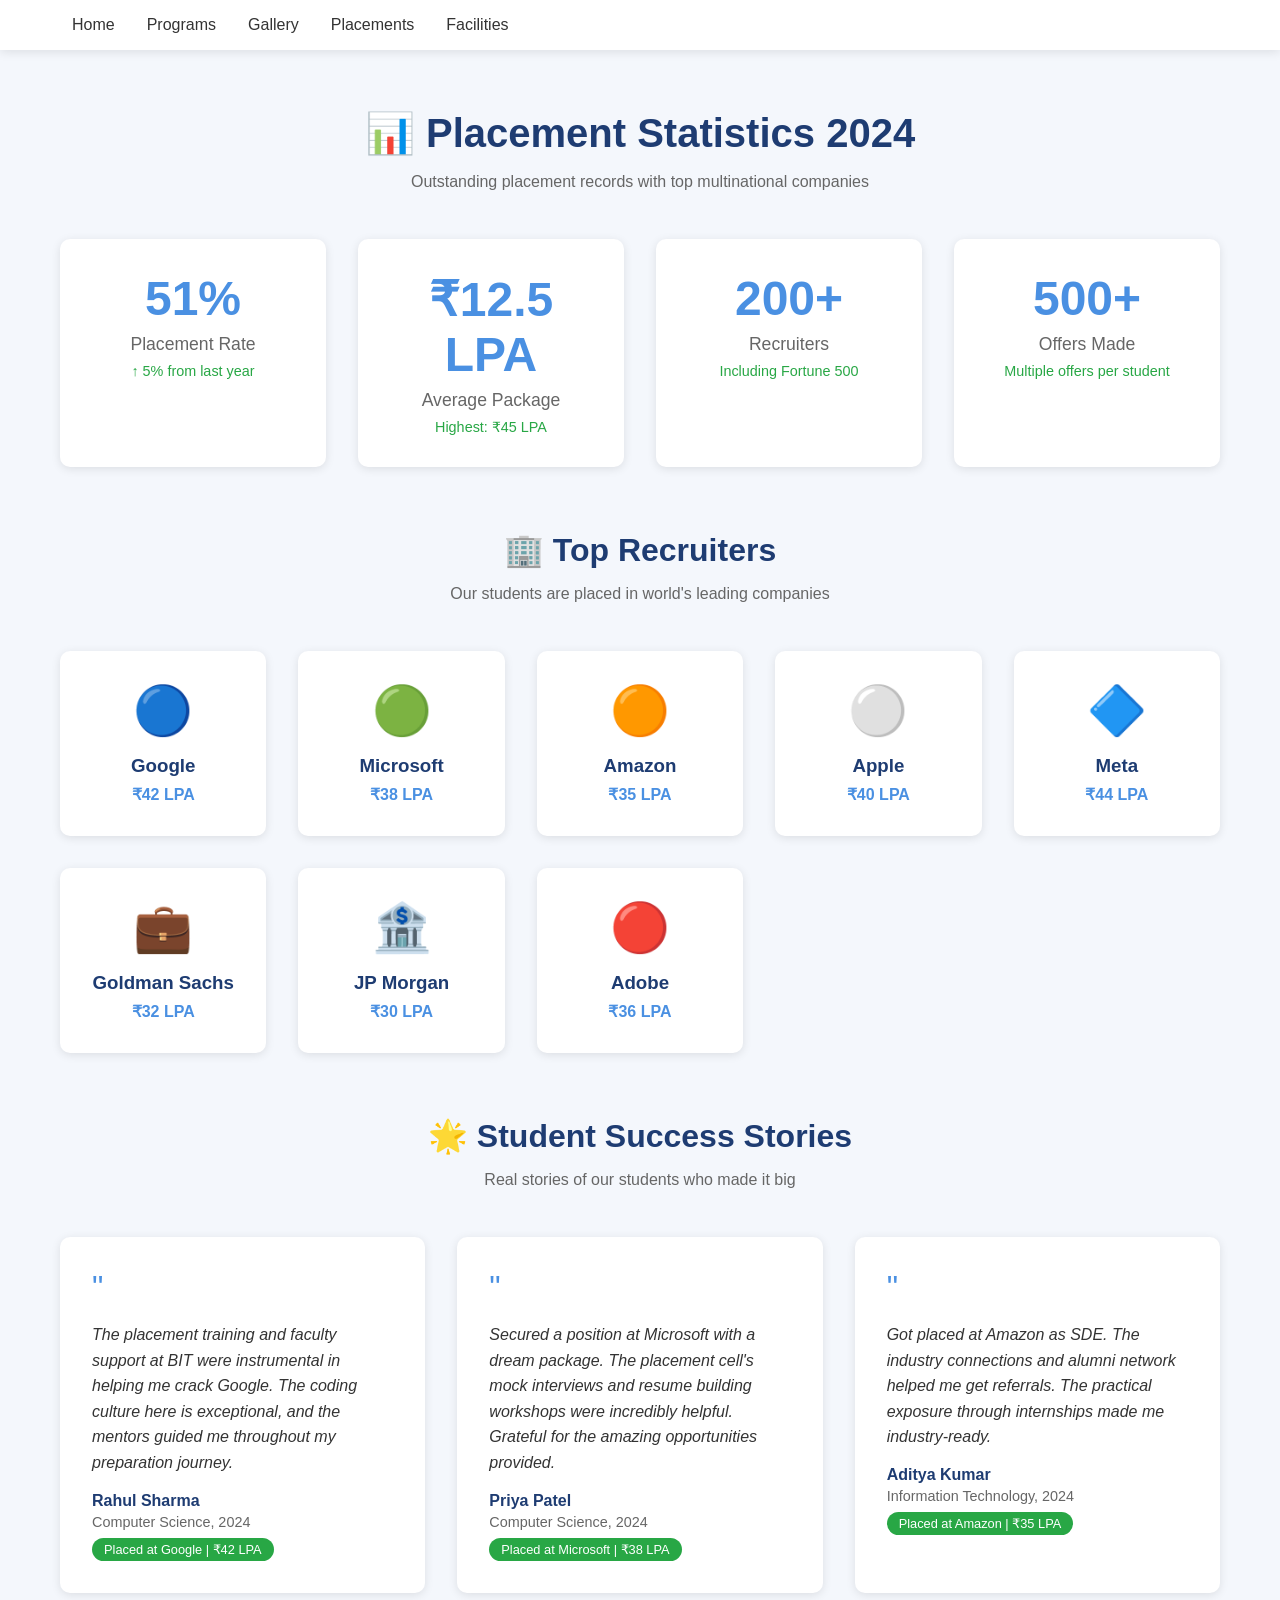
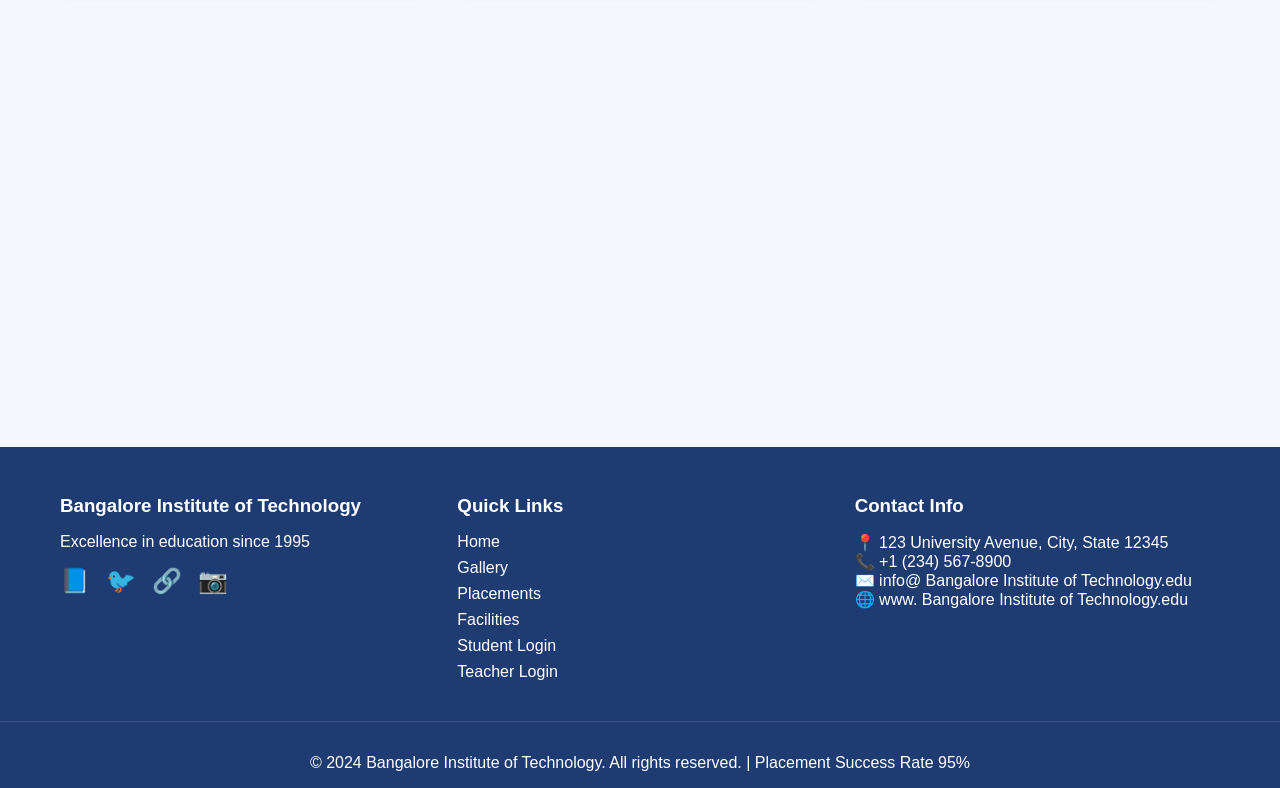
<file: placements.html>
<!DOCTYPE html>
<html lang="en">
<head>
    <meta charset="UTF-8">
    <meta name="viewport" content="width=device-width, initial-scale=1.0">
    <title>Placements - Bangalore Institute of Technology</title>
    <style>
        * {
            margin: 0;
            padding: 0;
            box-sizing: border-box;
        }

        body {
            font-family: 'Segoe UI', Tahoma, Geneva, Verdana, sans-serif;
            background: #f4f7fc;
            color: #333;
        }

        /* Navigation Bar */
        .navbar {
            background: white;
            box-shadow: 0 2px 10px rgba(0,0,0,0.1);
            position: sticky;
            top: 0;
            z-index: 1000;
        }

        .nav-container {
            max-width: 1200px;
            margin: 0 auto;
            padding: 1rem 2rem;
            display: flex;
            justify-content: space-between;
            align-items: center;
        }

        .logo {
            font-size: 1.5rem;
            font-weight: bold;
            color: #1e3c72;
            text-decoration: none;
        }

        .nav-menu {
            display: flex;
            list-style: none;
            gap: 2rem;
        }

        .nav-menu a {
            text-decoration: none;
            color: #333;
            font-weight: 500;
            transition: color 0.3s;
        }

        .nav-menu a:hover {
            color: #4a90e2;
        }

        .menu-toggle {
            display: none;
            font-size: 1.5rem;
            cursor: pointer;
        }

        /* Container */
        .container {
            max-width: 1200px;
            margin: 0 auto;
            padding: 60px 20px;
        }

        .section-title {
            text-align: center;
            font-size: 2.5rem;
            margin-bottom: 1rem;
            color: #1e3c72;
        }

        .section-subtitle {
            text-align: center;
            color: #666;
            margin-bottom: 3rem;
        }

        /* Statistics Cards */
        .stats-grid {
            display: grid;
            grid-template-columns: repeat(auto-fit, minmax(250px, 1fr));
            gap: 2rem;
            margin-bottom: 4rem;
        }

        .stat-card {
            background: white;
            text-align: center;
            padding: 2rem;
            border-radius: 10px;
            box-shadow: 0 2px 10px rgba(0,0,0,0.1);
            transition: all 0.3s;
        }

        .stat-card:hover {
            transform: translateY(-5px);
            box-shadow: 0 5px 25px rgba(0,0,0,0.2);
        }

        .stat-number {
            font-size: 3rem;
            font-weight: bold;
            color: #4a90e2;
            margin-bottom: 0.5rem;
        }

        .stat-label {
            font-size: 1.1rem;
            color: #666;
        }

        .stat-trend {
            margin-top: 0.5rem;
            color: #28a745;
            font-size: 0.9rem;
        }

        /* Companies Grid */
        .companies-section {
            margin-bottom: 4rem;
        }

        .companies-grid {
            display: grid;
            grid-template-columns: repeat(auto-fit, minmax(180px, 1fr));
            gap: 2rem;
            margin-top: 2rem;
        }

        .company-card {
            background: white;
            text-align: center;
            padding: 2rem;
            border-radius: 10px;
            box-shadow: 0 2px 10px rgba(0,0,0,0.1);
            transition: all 0.3s;
        }

        .company-card:hover {
            transform: translateY(-5px);
            box-shadow: 0 5px 25px rgba(0,0,0,0.2);
        }

        .company-icon {
            font-size: 3rem;
            margin-bottom: 1rem;
        }

        .company-card h3 {
            color: #1e3c72;
            margin-bottom: 0.5rem;
        }

        .company-package {
            color: #4a90e2;
            font-weight: bold;
            margin-top: 0.5rem;
        }

        /* Success Stories */
        .stories-grid {
            display: grid;
            grid-template-columns: repeat(auto-fit, minmax(350px, 1fr));
            gap: 2rem;
            margin-top: 2rem;
        }

        .story-card {
            background: white;
            padding: 2rem;
            border-radius: 10px;
            box-shadow: 0 2px 10px rgba(0,0,0,0.1);
            transition: all 0.3s;
        }

        .story-card:hover {
            transform: translateY(-5px);
            box-shadow: 0 5px 25px rgba(0,0,0,0.2);
        }

        .quote-icon {
            font-size: 2rem;
            color: #4a90e2;
            margin-bottom: 1rem;
        }

        .story-text {
            font-size: 1rem;
            line-height: 1.6;
            margin-bottom: 1rem;
            font-style: italic;
        }

        .student-name {
            font-weight: bold;
            color: #1e3c72;
            margin-bottom: 0.25rem;
        }

        .student-details {
            color: #666;
            font-size: 0.9rem;
        }

        .company-offer {
            display: inline-block;
            background: #28a745;
            color: white;
            padding: 4px 12px;
            border-radius: 15px;
            font-size: 0.8rem;
            margin-top: 0.5rem;
        }

        /* Footer */
        footer {
            background: #1e3c72;
            color: white;
            padding: 3rem 0 1rem;
            margin-top: 2rem;
        }

        .footer-content {
            max-width: 1200px;
            margin: 0 auto;
            display: grid;
            grid-template-columns: repeat(auto-fit, minmax(250px, 1fr));
            gap: 2rem;
            padding: 0 20px;
        }

        .footer-section h3 {
            margin-bottom: 1rem;
        }

        .footer-section ul {
            list-style: none;
        }

        .footer-section ul li {
            margin-bottom: 0.5rem;
        }

        .footer-section a {
            color: white;
            text-decoration: none;
        }

        .social-links {
            display: flex;
            gap: 1rem;
            margin-top: 1rem;
        }

        .social-links a {
            font-size: 1.5rem;
        }

        .copyright {
            text-align: center;
            margin-top: 2rem;
            padding-top: 2rem;
            border-top: 1px solid rgba(255,255,255,0.1);
        }

        /* Responsive */
        @media (max-width: 768px) {
            .menu-toggle {
                display: block;
            }
            
            .nav-menu {
                display: none;
                position: absolute;
                top: 100%;
                left: 0;
                right: 0;
                background: white;
                flex-direction: column;
                padding: 1rem;
                text-align: center;
                gap: 1rem;
                box-shadow: 0 2px 10px rgba(0,0,0,0.1);
            }
            
            .nav-menu.active {
                display: flex;
            }
            
            .section-title {
                font-size: 2rem;
            }
            
            .stats-grid {
                grid-template-columns: 1fr;
            }
            
            .companies-grid {
                grid-template-columns: repeat(auto-fit, minmax(150px, 1fr));
            }
            
            .stories-grid {
                grid-template-columns: 1fr;
            }
        }
    </style>
</head>
<body>
    <!-- Navigation -->
    <nav class="navbar">
        <div class="nav-container">
           
            <div class="menu-toggle" onclick="toggleMenu()">☰</div>
           <ul class="nav-menu" id="navMenu">
                      <li><a href="index.html">Home</a></li>
                      <li><a href="programs.html">Programs</a></li>
                      <li><a href="gallery.html">Gallery</a></li>
                      <li><a href="placements.html">Placements</a></li>
                      <li><a href="facilities.html">Facilities</a></li>
                 </ul>
        </div>
    </nav>

    <!-- Placements Section -->
    <div class="container">
        <h2 class="section-title">📊 Placement Statistics 2024</h2>
        <p class="section-subtitle">Outstanding placement records with top multinational companies</p>
        
        <!-- Statistics Cards -->
        <div class="stats-grid">
            <div class="stat-card">
                <div class="stat-number">95%</div>
                <div class="stat-label">Placement Rate</div>
                <div class="stat-trend">↑ 5% from last year</div>
            </div>
            <div class="stat-card">
                <div class="stat-number">₹12.5 LPA</div>
                <div class="stat-label">Average Package</div>
                <div class="stat-trend">Highest: ₹45 LPA</div>
            </div>
            <div class="stat-card">
                <div class="stat-number">200+</div>
                <div class="stat-label">Recruiters</div>
                <div class="stat-trend">Including Fortune 500</div>
            </div>
            <div class="stat-card">
                <div class="stat-number">500+</div>
                <div class="stat-label">Offers Made</div>
                <div class="stat-trend">Multiple offers per student</div>
            </div>
        </div>

        <!-- Top Recruiters -->
        <div class="companies-section">
            <h2 class="section-title" style="font-size: 2rem;">🏢 Top Recruiters</h2>
            <p class="section-subtitle">Our students are placed in world's leading companies</p>
            <div class="companies-grid">
                <div class="company-card">
                    <div class="company-icon">🔵</div>
                    <h3>Google</h3>
                    <div class="company-package">₹42 LPA</div>
                </div>
                <div class="company-card">
                    <div class="company-icon">🟢</div>
                    <h3>Microsoft</h3>
                    <div class="company-package">₹38 LPA</div>
                </div>
                <div class="company-card">
                    <div class="company-icon">🟠</div>
                    <h3>Amazon</h3>
                    <div class="company-package">₹35 LPA</div>
                </div>
                <div class="company-card">
                    <div class="company-icon">⚪</div>
                    <h3>Apple</h3>
                    <div class="company-package">₹40 LPA</div>
                </div>
                <div class="company-card">
                    <div class="company-icon">🔷</div>
                    <h3>Meta</h3>
                    <div class="company-package">₹44 LPA</div>
                </div>
                <div class="company-card">
                    <div class="company-icon">💼</div>
                    <h3>Goldman Sachs</h3>
                    <div class="company-package">₹32 LPA</div>
                </div>
                <div class="company-card">
                    <div class="company-icon">🏦</div>
                    <h3>JP Morgan</h3>
                    <div class="company-package">₹30 LPA</div>
                </div>
                <div class="company-card">
                    <div class="company-icon">🔴</div>
                    <h3>Adobe</h3>
                    <div class="company-package">₹36 LPA</div>
                </div>
            </div>
        </div>

        <!-- Success Stories -->
        <div>
            <h2 class="section-title" style="font-size: 2rem;">🌟 Student Success Stories</h2>
            <p class="section-subtitle">Real stories of our students who made it big</p>
            <div class="stories-grid">
                <div class="story-card">
                    <div class="quote-icon">"</div>
                    <div class="story-text">
                        The placement training and faculty support at BIT were instrumental in helping me crack Google. The coding culture here is exceptional, and the mentors guided me throughout my preparation journey.
                    </div>
                    <div class="student-name">Rahul Sharma</div>
                    <div class="student-details">Computer Science, 2024</div>
                    <div class="company-offer">Placed at Google | ₹42 LPA</div>
                </div>
                
                <div class="story-card">
                    <div class="quote-icon">"</div>
                    <div class="story-text">
                        Secured a position at Microsoft with a dream package. The placement cell's mock interviews and resume building workshops were incredibly helpful. Grateful for the amazing opportunities provided.
                    </div>
                    <div class="student-name">Priya Patel</div>
                    <div class="student-details">Computer Science, 2024</div>
                    <div class="company-offer">Placed at Microsoft | ₹38 LPA</div>
                </div>
                
                <div class="story-card">
                    <div class="quote-icon">"</div>
                    <div class="story-text">
                        Got placed at Amazon as SDE. The industry connections and alumni network helped me get referrals. The practical exposure through internships made me industry-ready.
                    </div>
                    <div class="student-name">Aditya Kumar</div>
                    <div class="student-details">Information Technology, 2024</div>
                    <div class="company-offer">Placed at Amazon | ₹35 LPA</div>
                </div>
                
                <div class="story-card">
                    <div class="quote-icon">"</div>
                    <div class="story-text">
                        As a non-CS student, I never thought I'd get into Goldman Sachs. The placement team's guidance and the holistic curriculum prepared me for the rigorous interview process.
                    </div>
                    <div class="student-name">Neha Gupta</div>
                    <div class="student-details">Finance, 2024</div>
                    <div class="company-offer">Placed at Goldman Sachs | ₹32 LPA</div>
                </div>
                
                <div class="story-card">
                    <div class="quote-icon">"</div>
                    <div class="story-text">
                        The research opportunities and projects at BIT gave me an edge during interviews. I'm thrilled to join Adobe's R&D team!
                    </div>
                    <div class="student-name">Vikram Singh</div>
                    <div class="student-details">Electronics Engineering, 2024</div>
                    <div class="company-offer">Placed at Adobe | ₹36 LPA</div>
                </div>
                
                <div class="story-card">
                    <div class="quote-icon">"</div>
                    <div class="story-text">
                        The soft skills training and personality development sessions were game-changers. From being nervous to confidently cracking JP Morgan interviews - what a journey!
                    </div>
                    <div class="student-name">Anjali Mehta</div>
                    <div class="student-details">Business Analytics, 2024</div>
                    <div class="company-offer">Placed at JP Morgan | ₹30 LPA</div>
                </div>
            </div>
        </div>
    </div>

    <!-- Footer -->
    <footer>
        <div class="footer-content">
            <div class="footer-section">
                <h3> Bangalore Institute of Technology</h3>
                <p>Excellence in education since 1995</p>
                <div class="social-links">
                    <a href="#">📘</a>
                    <a href="#">🐦</a>
                    <a href="#">🔗</a>
                    <a href="#">📷</a>
                </div>
            </div>
            <div class="footer-section">
                <h3>Quick Links</h3>
                <ul>
                    <li><a href="index.html">Home</a></li>
                    <li><a href="gallery.html">Gallery</a></li>
                    <li><a href="placements.html">Placements</a></li>
                    <li><a href="facilities.html">Facilities</a></li>
                    <li><a href="login-student.html">Student Login</a></li>
                    <li><a href="login-teacher.html">Teacher Login</a></li>
                </ul>
            </div>
            <div class="footer-section">
                <h3>Contact Info</h3>
                <p>📍 123 University Avenue, City, State 12345</p>
                <p>📞 +1 (234) 567-8900</p>
                <p>✉️ info@ Bangalore Institute of Technology.edu</p>
                <p>🌐 www. Bangalore Institute of Technology.edu</p>
            </div>
        </div>
        <div class="copyright">
            <p>&copy; 2024  Bangalore Institute of Technology. All rights reserved. | Placement Success Rate 95%</p>
        </div>
    </footer>

    <script>
        // Mobile menu toggle
        function toggleMenu() {
            const menu = document.getElementById('navMenu');
            if (menu) {
                menu.classList.toggle('active');
            }
        }
        
        // Close menu when clicking outside
        document.addEventListener('click', function(event) {
            const menu = document.getElementById('navMenu');
            const toggle = document.querySelector('.menu-toggle');
            if (menu && toggle && !menu.contains(event.target) && !toggle.contains(event.target)) {
                menu.classList.remove('active');
            }
        });
        
        // Animate numbers on scroll
        function animateNumbers() {
            const statNumbers = document.querySelectorAll('.stat-number');
            statNumbers.forEach(stat => {
                const text = stat.innerText;
                if (text.includes('%')) {
                    const value = parseInt(text);
                    if (!stat.hasAttribute('data-animated')) {
                        let current = 0;
                        const increment = value / 50;
                        const timer = setInterval(() => {
                            current += increment;
                            if (current >= value) {
                                stat.innerText = value + '%';
                                clearInterval(timer);
                            } else {
                                stat.innerText = Math.floor(current) + '%';
                            }
                        }, 20);
                        stat.setAttribute('data-animated', 'true');
                    }
                }
            });
        }
        
        // Trigger animation on scroll
        window.addEventListener('scroll', () => {
            const statsSection = document.querySelector('.stats-grid');
            if (statsSection) {
                const position = statsSection.getBoundingClientRect().top;
                const screenPosition = window.innerHeight / 1.2;
                if (position < screenPosition) {
                    animateNumbers();
                }
            }
        });
        
        // Add animation on page load
        window.addEventListener('load', () => {
            // Animate cards on load
            const cards = document.querySelectorAll('.stat-card, .company-card, .story-card');
            cards.forEach((card, index) => {
                card.style.opacity = '0';
                card.style.transform = 'translateY(20px)';
                card.style.transition = 'all 0.6s ease';
                setTimeout(() => {
                    card.style.opacity = '1';
                    card.style.transform = 'translateY(0)';
                }, index * 100);
            });
        });
    </script>
</body>
</html>
</file>
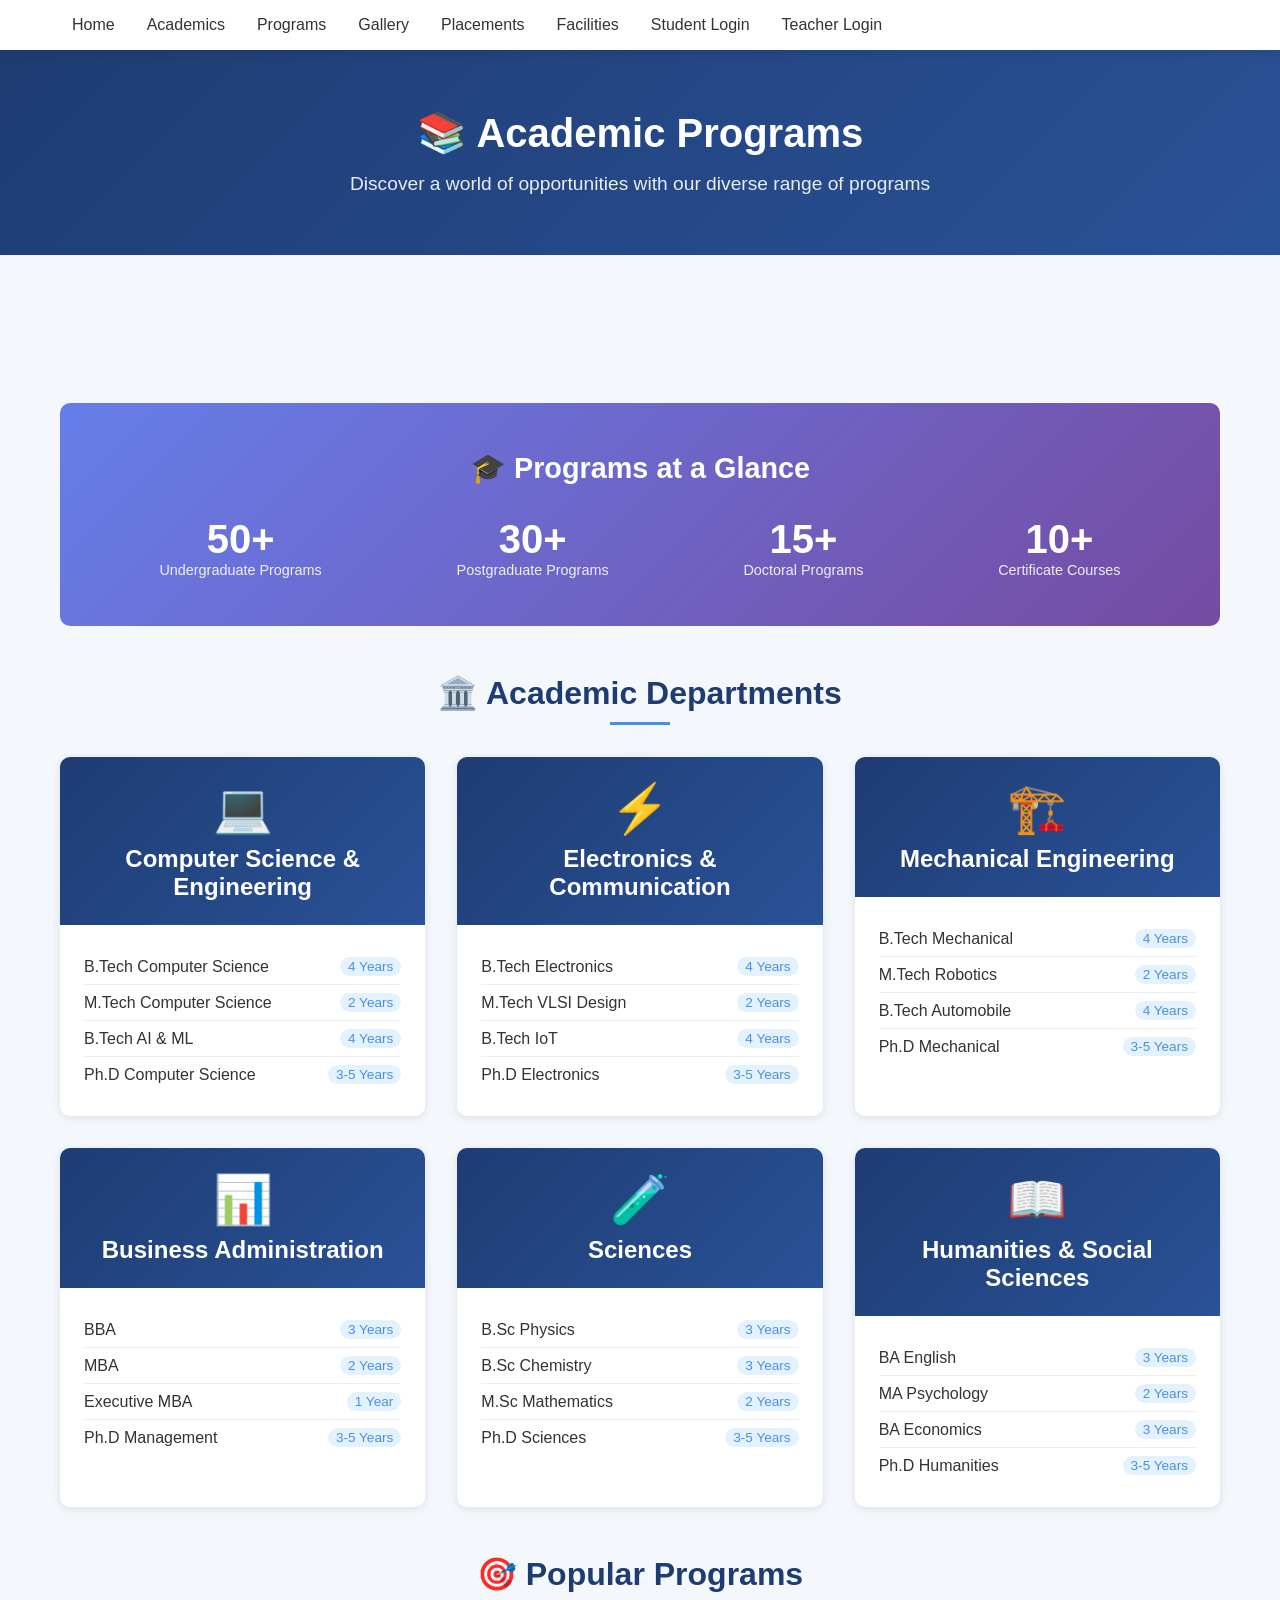
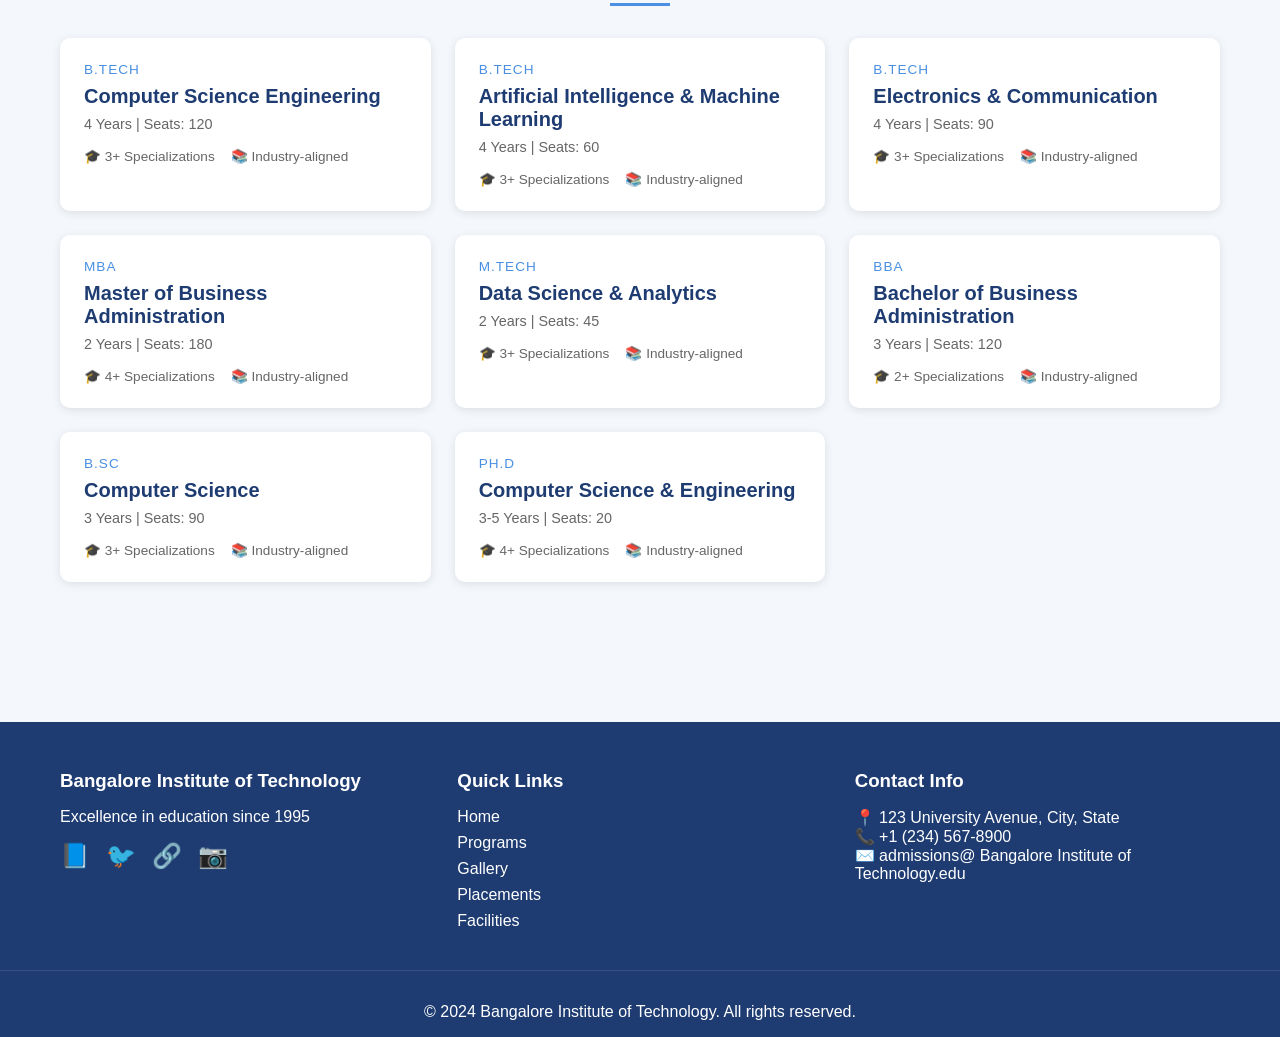
<file: programs.html>
<!DOCTYPE html>
<html lang="en">
<head>
    <meta charset="UTF-8">
    <meta name="viewport" content="width=device-width, initial-scale=1.0">
    <title>Programs Offered - Bangalore Institute of Technology</title>
    <style>
        * {
            margin: 0;
            padding: 0;
            box-sizing: border-box;
        }

        body {
            font-family: 'Segoe UI', Tahoma, Geneva, Verdana, sans-serif;
            background: #f4f7fc;
            color: #333;
        }

        /* Navigation Bar */
        .navbar {
            background: white;
            box-shadow: 0 2px 10px rgba(0,0,0,0.1);
            position: sticky;
            top: 0;
            z-index: 1000;
        }

        .nav-container {
            max-width: 1200px;
            margin: 0 auto;
            padding: 1rem 2rem;
            display: flex;
            justify-content: space-between;
            align-items: center;
        }

        .logo {
            font-size: 1.5rem;
            font-weight: bold;
            color: #1e3c72;
            text-decoration: none;
        }

        .nav-menu {
            display: flex;
            list-style: none;
            gap: 2rem;
        }

        .nav-menu a {
            text-decoration: none;
            color: #333;
            font-weight: 500;
            transition: color 0.3s;
        }

        .nav-menu a:hover {
            color: #4a90e2;
        }

        .menu-toggle {
            display: none;
            font-size: 1.5rem;
            cursor: pointer;
        }

        /* Container */
        .container {
            max-width: 1200px;
            margin: 0 auto;
            padding: 60px 20px;
        }

        /* Hero Section */
        .programs-hero {
            background: linear-gradient(135deg, #1e3c72, #2a5298);
            color: white;
            text-align: center;
            padding: 60px 20px;
            margin-bottom: 40px;
        }

        .programs-hero h1 {
            font-size: 2.5rem;
            margin-bottom: 1rem;
        }

        .programs-hero p {
            font-size: 1.2rem;
            opacity: 0.9;
        }

        .section-title {
            text-align: center;
            font-size: 2rem;
            margin: 3rem 0 2rem;
            color: #1e3c72;
            position: relative;
        }

        .section-title::after {
            content: '';
            display: block;
            width: 60px;
            height: 3px;
            background: #4a90e2;
            margin: 10px auto 0;
        }

        /* Department Cards */
        .department-grid {
            display: grid;
            grid-template-columns: repeat(auto-fit, minmax(350px, 1fr));
            gap: 2rem;
            margin-bottom: 3rem;
        }

        .department-card {
            background: white;
            border-radius: 10px;
            overflow: hidden;
            box-shadow: 0 2px 10px rgba(0,0,0,0.1);
            transition: all 0.3s;
        }

        .department-card:hover {
            transform: translateY(-5px);
            box-shadow: 0 5px 25px rgba(0,0,0,0.2);
        }

        .dept-header {
            background: linear-gradient(135deg, #1e3c72, #2a5298);
            color: white;
            padding: 1.5rem;
            text-align: center;
        }

        .dept-icon {
            font-size: 3rem;
            margin-bottom: 0.5rem;
        }

        .dept-header h3 {
            font-size: 1.5rem;
        }

        .dept-content {
            padding: 1.5rem;
        }

        .program-list {
            list-style: none;
        }

        .program-list li {
            padding: 0.5rem 0;
            border-bottom: 1px solid #eee;
            display: flex;
            justify-content: space-between;
            align-items: center;
        }

        .program-list li:last-child {
            border-bottom: none;
        }

        .program-name {
            font-weight: 500;
        }

        .program-duration {
            color: #4a90e2;
            font-size: 0.85rem;
            background: #e3f2fd;
            padding: 2px 8px;
            border-radius: 12px;
        }

        .view-more {
            display: inline-block;
            margin-top: 1rem;
            color: #4a90e2;
            text-decoration: none;
            font-weight: 500;
        }

        /* Program Cards Grid */
        .programs-grid {
            display: grid;
            grid-template-columns: repeat(auto-fill, minmax(300px, 1fr));
            gap: 1.5rem;
            margin-bottom: 3rem;
        }

        .program-card {
            background: white;
            border-radius: 10px;
            padding: 1.5rem;
            box-shadow: 0 2px 10px rgba(0,0,0,0.1);
            transition: all 0.3s;
            cursor: pointer;
        }

        .program-card:hover {
            transform: translateY(-3px);
            box-shadow: 0 5px 20px rgba(0,0,0,0.15);
        }

        .program-degree {
            font-size: 0.85rem;
            color: #4a90e2;
            text-transform: uppercase;
            letter-spacing: 1px;
            margin-bottom: 0.5rem;
        }

        .program-card h3 {
            font-size: 1.25rem;
            color: #1e3c72;
            margin-bottom: 0.5rem;
        }

        .program-details {
            color: #666;
            font-size: 0.9rem;
            margin: 0.5rem 0;
        }

        .program-features {
            display: flex;
            gap: 1rem;
            margin-top: 1rem;
            font-size: 0.85rem;
            color: #666;
        }

        .program-features span {
            display: flex;
            align-items: center;
            gap: 0.25rem;
        }

        /* Quick Stats */
        .stats-banner {
            background: linear-gradient(135deg, #667eea 0%, #764ba2 100%);
            color: white;
            padding: 3rem;
            border-radius: 10px;
            margin: 3rem 0;
            text-align: center;
        }

        .stats-banner h3 {
            font-size: 1.8rem;
            margin-bottom: 1rem;
        }

        .stats-numbers {
            display: flex;
            justify-content: space-around;
            flex-wrap: wrap;
            gap: 2rem;
            margin-top: 2rem;
        }

        .stat-item {
            text-align: center;
        }

        .stat-number {
            font-size: 2.5rem;
            font-weight: bold;
        }

        .stat-label {
            font-size: 0.9rem;
            opacity: 0.9;
        }

        /* Footer */
        footer {
            background: #1e3c72;
            color: white;
            padding: 3rem 0 1rem;
            margin-top: 2rem;
        }

        .footer-content {
            max-width: 1200px;
            margin: 0 auto;
            display: grid;
            grid-template-columns: repeat(auto-fit, minmax(250px, 1fr));
            gap: 2rem;
            padding: 0 20px;
        }

        .footer-section h3 {
            margin-bottom: 1rem;
        }

        .footer-section ul {
            list-style: none;
        }

        .footer-section ul li {
            margin-bottom: 0.5rem;
        }

        .footer-section a {
            color: white;
            text-decoration: none;
        }

        .social-links {
            display: flex;
            gap: 1rem;
            margin-top: 1rem;
        }

        .social-links a {
            font-size: 1.5rem;
        }

        .copyright {
            text-align: center;
            margin-top: 2rem;
            padding-top: 2rem;
            border-top: 1px solid rgba(255,255,255,0.1);
        }

        /* Responsive */
        @media (max-width: 768px) {
            .menu-toggle {
                display: block;
            }
            
            .nav-menu {
                display: none;
                position: absolute;
                top: 100%;
                left: 0;
                right: 0;
                background: white;
                flex-direction: column;
                padding: 1rem;
                text-align: center;
                gap: 1rem;
                box-shadow: 0 2px 10px rgba(0,0,0,0.1);
            }
            
            .nav-menu.active {
                display: flex;
            }
            
            .programs-hero h1 {
                font-size: 1.8rem;
            }
            
            .department-grid {
                grid-template-columns: 1fr;
            }
            
            .stats-numbers {
                flex-direction: column;
                gap: 1rem;
            }
        }
    </style>
</head>
<body>
    <!-- Navigation -->
    <nav class="navbar">
        <div class="nav-container">
        
            <div class="menu-toggle" onclick="toggleMenu()">☰</div>
            <ul class="nav-menu" id="navMenu">
                <li><a href="index.html">Home</a></li>
                <li><a href="academics.html">Academics</a></li>
                <li><a href="programs.html">Programs</a></li>
                <li><a href="gallery.html">Gallery</a></li>
                <li><a href="placements.html">Placements</a></li>
                <li><a href="facilities.html">Facilities</a></li>
                <li><a href="login-student.html">Student Login</a></li>
                <li><a href="login-teacher.html">Teacher Login</a></li>
             </ul>
        </div>
    </nav>

    <!-- Hero Section -->
    <div class="programs-hero">
        <h1>📚 Academic Programs</h1>
        <p>Discover a world of opportunities with our diverse range of programs</p>
    </div>

    <div class="container">
        <!-- Quick Stats -->
        <div class="stats-banner">
            <h3>🎓 Programs at a Glance</h3>
            <div class="stats-numbers">
                <div class="stat-item">
                    <div class="stat-number">50+</div>
                    <div class="stat-label">Undergraduate Programs</div>
                </div>
                <div class="stat-item">
                    <div class="stat-number">30+</div>
                    <div class="stat-label">Postgraduate Programs</div>
                </div>
                <div class="stat-item">
                    <div class="stat-number">15+</div>
                    <div class="stat-label">Doctoral Programs</div>
                </div>
                <div class="stat-item">
                    <div class="stat-number">10+</div>
                    <div class="stat-label">Certificate Courses</div>
                </div>
            </div>
        </div>

        <!-- Departments Section -->
        <h2 class="section-title">🏛️ Academic Departments</h2>
        <div class="department-grid">
            <div class="department-card">
                <div class="dept-header">
                    <div class="dept-icon">💻</div>
                    <h3>Computer Science & Engineering</h3>
                </div>
                <div class="dept-content">
                    <ul class="program-list">
                        <li><span class="program-name">B.Tech Computer Science</span><span class="program-duration">4 Years</span></li>
                        <li><span class="program-name">M.Tech Computer Science</span><span class="program-duration">2 Years</span></li>
                        <li><span class="program-name">B.Tech AI & ML</span><span class="program-duration">4 Years</span></li>
                        <li><span class="program-name">Ph.D Computer Science</span><span class="program-duration">3-5 Years</span></li>
                    </ul>
                </div>
            </div>

            <div class="department-card">
                <div class="dept-header">
                    <div class="dept-icon">⚡</div>
                    <h3>Electronics & Communication</h3>
                </div>
                <div class="dept-content">
                    <ul class="program-list">
                        <li><span class="program-name">B.Tech Electronics</span><span class="program-duration">4 Years</span></li>
                        <li><span class="program-name">M.Tech VLSI Design</span><span class="program-duration">2 Years</span></li>
                        <li><span class="program-name">B.Tech IoT</span><span class="program-duration">4 Years</span></li>
                        <li><span class="program-name">Ph.D Electronics</span><span class="program-duration">3-5 Years</span></li>
                    </ul>
                </div>
            </div>

            <div class="department-card">
                <div class="dept-header">
                    <div class="dept-icon">🏗️</div>
                    <h3>Mechanical Engineering</h3>
                </div>
                <div class="dept-content">
                    <ul class="program-list">
                        <li><span class="program-name">B.Tech Mechanical</span><span class="program-duration">4 Years</span></li>
                        <li><span class="program-name">M.Tech Robotics</span><span class="program-duration">2 Years</span></li>
                        <li><span class="program-name">B.Tech Automobile</span><span class="program-duration">4 Years</span></li>
                        <li><span class="program-name">Ph.D Mechanical</span><span class="program-duration">3-5 Years</span></li>
                    </ul>
                </div>
            </div>

            <div class="department-card">
                <div class="dept-header">
                    <div class="dept-icon">📊</div>
                    <h3>Business Administration</h3>
                </div>
                <div class="dept-content">
                    <ul class="program-list">
                        <li><span class="program-name">BBA</span><span class="program-duration">3 Years</span></li>
                        <li><span class="program-name">MBA</span><span class="program-duration">2 Years</span></li>
                        <li><span class="program-name">Executive MBA</span><span class="program-duration">1 Year</span></li>
                        <li><span class="program-name">Ph.D Management</span><span class="program-duration">3-5 Years</span></li>
                    </ul>
                </div>
            </div>

            <div class="department-card">
                <div class="dept-header">
                    <div class="dept-icon">🧪</div>
                    <h3>Sciences</h3>
                </div>
                <div class="dept-content">
                    <ul class="program-list">
                        <li><span class="program-name">B.Sc Physics</span><span class="program-duration">3 Years</span></li>
                        <li><span class="program-name">B.Sc Chemistry</span><span class="program-duration">3 Years</span></li>
                        <li><span class="program-name">M.Sc Mathematics</span><span class="program-duration">2 Years</span></li>
                        <li><span class="program-name">Ph.D Sciences</span><span class="program-duration">3-5 Years</span></li>
                    </ul>
                </div>
            </div>

            <div class="department-card">
                <div class="dept-header">
                    <div class="dept-icon">📖</div>
                    <h3>Humanities & Social Sciences</h3>
                </div>
                <div class="dept-content">
                    <ul class="program-list">
                        <li><span class="program-name">BA English</span><span class="program-duration">3 Years</span></li>
                        <li><span class="program-name">MA Psychology</span><span class="program-duration">2 Years</span></li>
                        <li><span class="program-name">BA Economics</span><span class="program-duration">3 Years</span></li>
                        <li><span class="program-name">Ph.D Humanities</span><span class="program-duration">3-5 Years</span></li>
                    </ul>
                </div>
            </div>
        </div>

        <!-- Detailed Programs Section -->
        <h2 class="section-title">🎯 Popular Programs</h2>
        <div class="programs-grid" id="programsGrid">
            <!-- Programs will be populated by JavaScript -->
        </div>
    </div>

    <!-- Footer -->
    <footer>
        <div class="footer-content">
            <div class="footer-section">
                <h3>  Bangalore Institute of Technology</h3>
                <p>Excellence in education since 1995</p>
                <div class="social-links">
                    <a href="#">📘</a>
                    <a href="#">🐦</a>
                    <a href="#">🔗</a>
                    <a href="#">📷</a>
                </div>
            </div>
            <div class="footer-section">
                <h3>Quick Links</h3>
                <ul>
                    <li><a href="index.html">Home</a></li>
                    <li><a href="programs.html">Programs</a></li>
                    <li><a href="gallery.html">Gallery</a></li>
                    <li><a href="placements.html">Placements</a></li>
                    <li><a href="facilities.html">Facilities</a></li>
                </ul>
            </div>
            <div class="footer-section">
                <h3>Contact Info</h3>
                <p>📍 123 University Avenue, City, State</p>
                <p>📞 +1 (234) 567-8900</p>
                <p>✉️ admissions@ Bangalore Institute of Technology.edu</p>
            </div>
        </div>
        <div class="copyright">
            <p>&copy; 2024  Bangalore Institute of Technology. All rights reserved.</p>
        </div>
    </footer>

    <script>
        // Detailed programs data
        const programs = [
            {
                degree: "B.Tech",
                name: "Computer Science Engineering",
                duration: "4 Years",
                seats: "120",
                specializations: ["AI/ML", "Data Science", "Cybersecurity"]
            },
            {
                degree: "B.Tech",
                name: "Artificial Intelligence & Machine Learning",
                duration: "4 Years",
                seats: "60",
                specializations: ["Deep Learning", "NLP", "Computer Vision"]
            },
            {
                degree: "B.Tech",
                name: "Electronics & Communication",
                duration: "4 Years",
                seats: "90",
                specializations: ["VLSI", "Embedded Systems", "IoT"]
            },
            {
                degree: "MBA",
                name: "Master of Business Administration",
                duration: "2 Years",
                seats: "180",
                specializations: ["Marketing", "Finance", "HR", "Operations"]
            },
            {
                degree: "M.Tech",
                name: "Data Science & Analytics",
                duration: "2 Years",
                seats: "45",
                specializations: ["Big Data", "Business Analytics", "ML Engineering"]
            },
            {
                degree: "BBA",
                name: "Bachelor of Business Administration",
                duration: "3 Years",
                seats: "120",
                specializations: ["Digital Marketing", "International Business"]
            },
            {
                degree: "B.Sc",
                name: "Computer Science",
                duration: "3 Years",
                seats: "90",
                specializations: ["Programming", "Web Development", "Database"]
            },
            {
                degree: "Ph.D",
                name: "Computer Science & Engineering",
                duration: "3-5 Years",
                seats: "20",
                specializations: ["AI", "ML", "Cloud Computing", "Blockchain"]
            }
        ];

        // Display programs grid
        function displayPrograms() {
            const grid = document.getElementById('programsGrid');
            grid.innerHTML = '';
            
            programs.forEach(program => {
                const card = document.createElement('div');
                card.className = 'program-card';
                card.onclick = () => showProgramDetails(program);
                card.innerHTML = `
                    <div class="program-degree">${program.degree}</div>
                    <h3>${program.name}</h3>
                    <div class="program-details">${program.duration} | Seats: ${program.seats}</div>
                    <div class="program-features">
                        <span>🎓 ${program.specializations.length}+ Specializations</span>
                        <span>📚 Industry-aligned</span>
                    </div>
                `;
                grid.appendChild(card);
            });
        }

        // Show program details in alert (can be expanded to a modal)
        function showProgramDetails(program) {
            let message = `📚 ${program.degree} - ${program.name}\n\n`;
            message += `Duration: ${program.duration}\n`;
            message += `Total Seats: ${program.seats}\n\n`;
            message += `Specializations:\n`;
            program.specializations.forEach(spec => {
                message += `• ${spec}\n`;
            });
            message += `\nFor more details, contact Admissions Office.`;
            alert(message);
        }

        // Mobile menu toggle
        function toggleMenu() {
            const menu = document.getElementById('navMenu');
            menu.classList.toggle('active');
        }

        // Close menu when clicking outside
        document.addEventListener('click', function(event) {
            const menu = document.getElementById('navMenu');
            const toggle = document.querySelector('.menu-toggle');
            if (menu && toggle && !menu.contains(event.target) && !toggle.contains(event.target)) {
                menu.classList.remove('active');
            }
        });

        // Initialize page
        window.addEventListener('load', () => {
            displayPrograms();
            
            // Add animation to cards
            const cards = document.querySelectorAll('.department-card, .program-card');
            cards.forEach((card, index) => {
                card.style.opacity = '0';
                card.style.transform = 'translateY(20px)';
                card.style.transition = 'all 0.5s ease';
                setTimeout(() => {
                    card.style.opacity = '1';
                    card.style.transform = 'translateY(0)';
                }, index * 100);
            });
        });
    </script>
</body>
</html>
</file>
